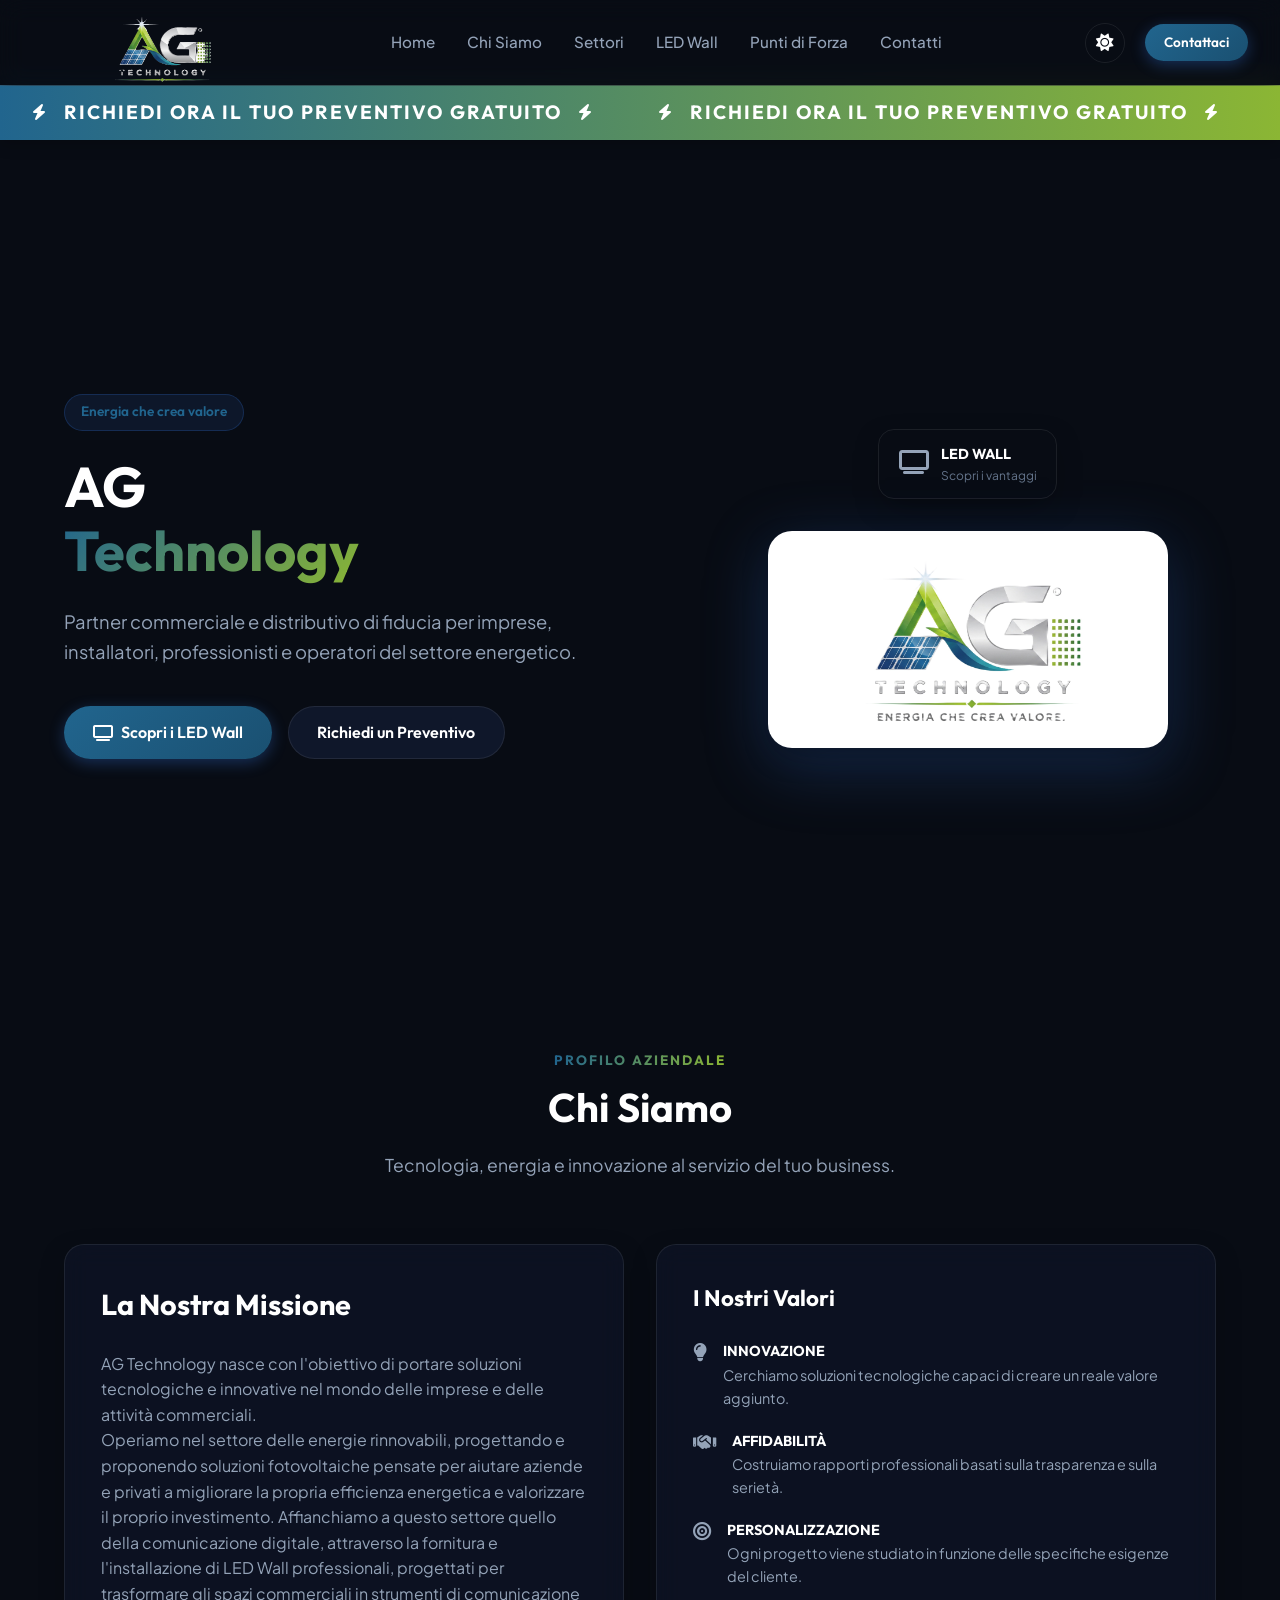
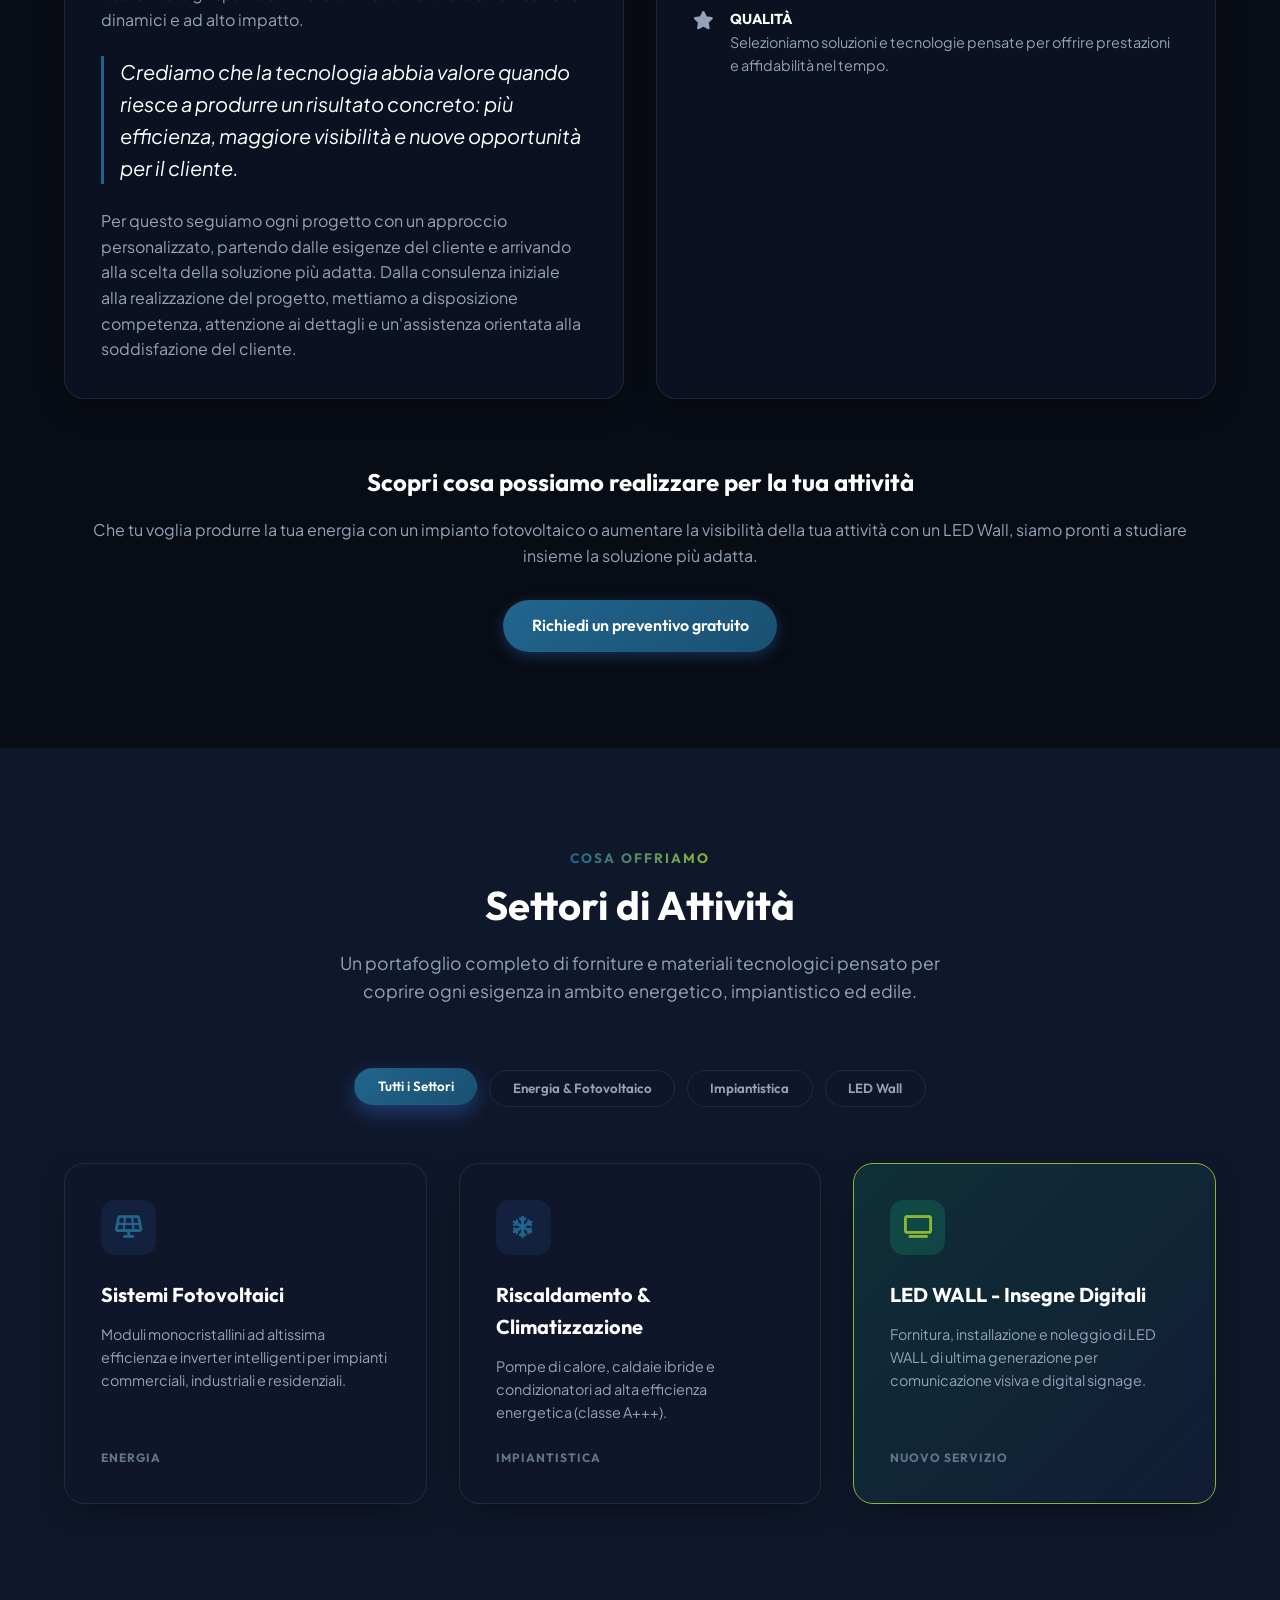
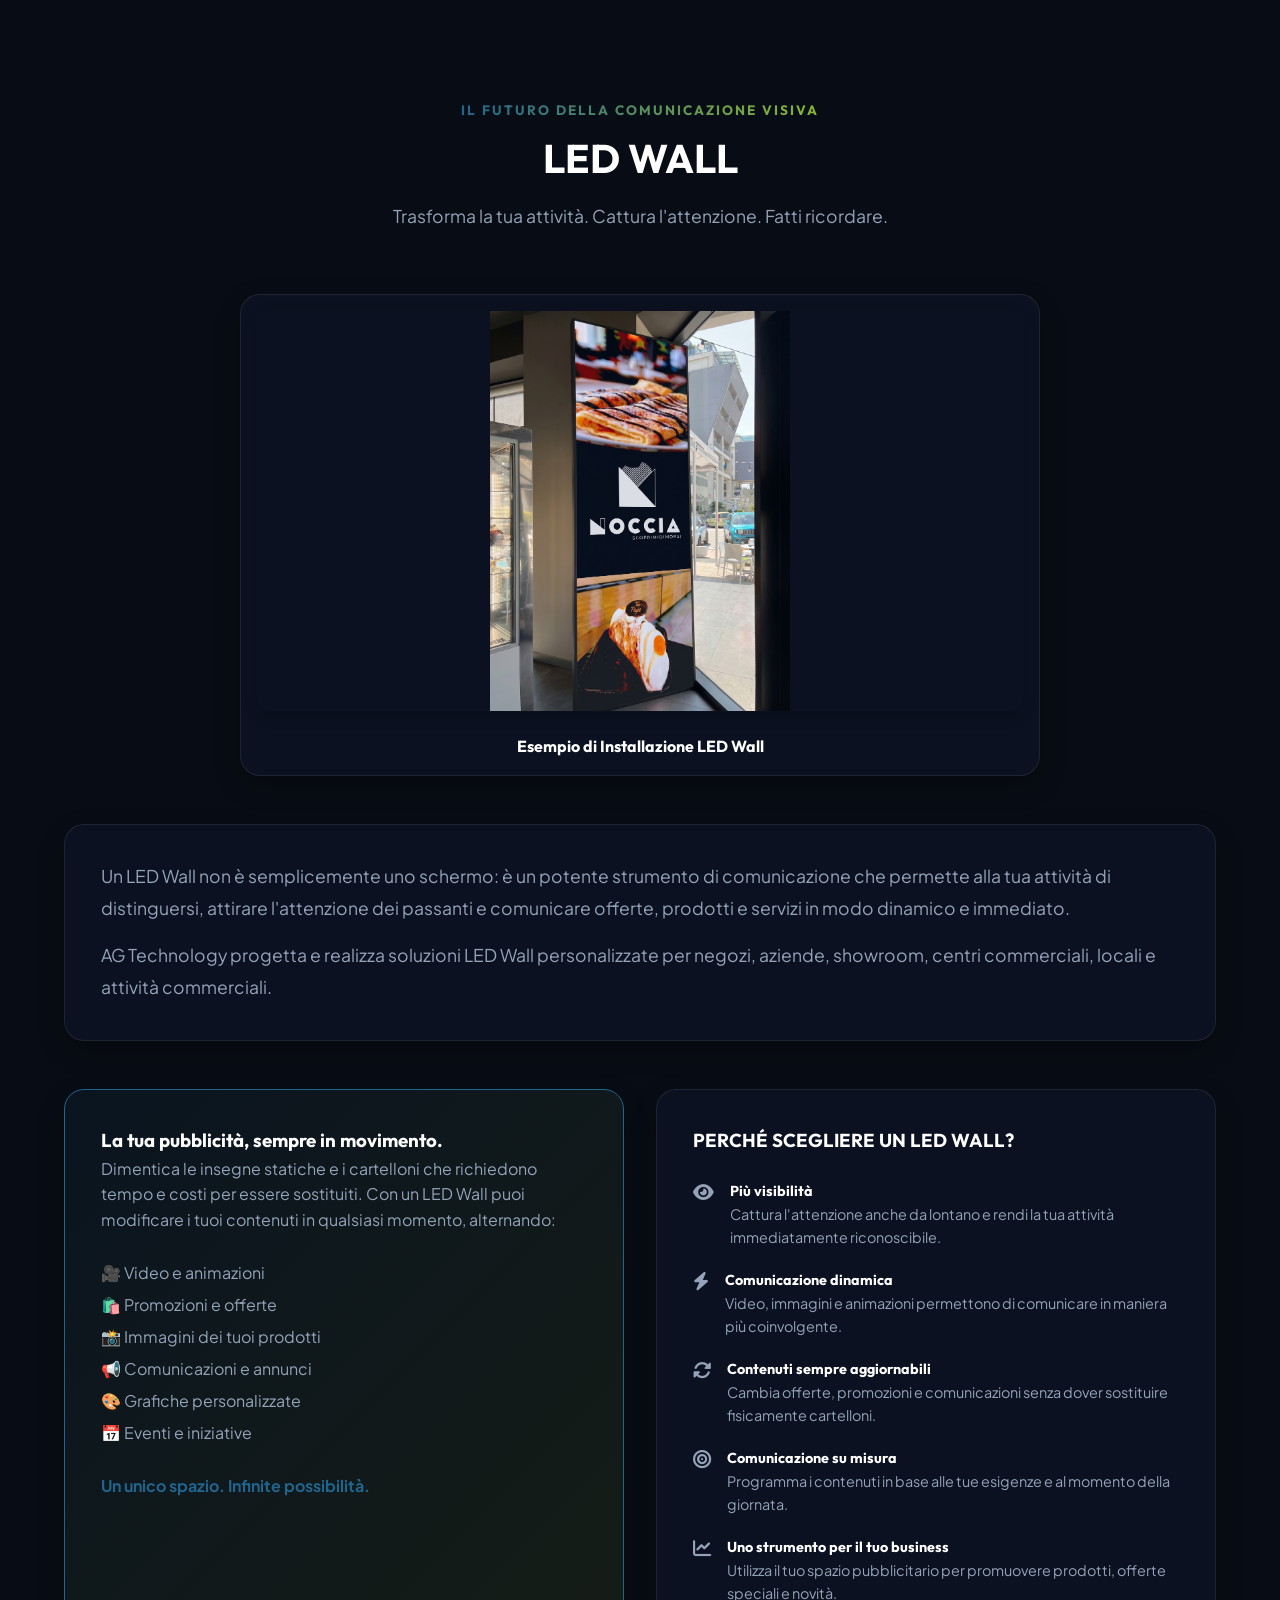
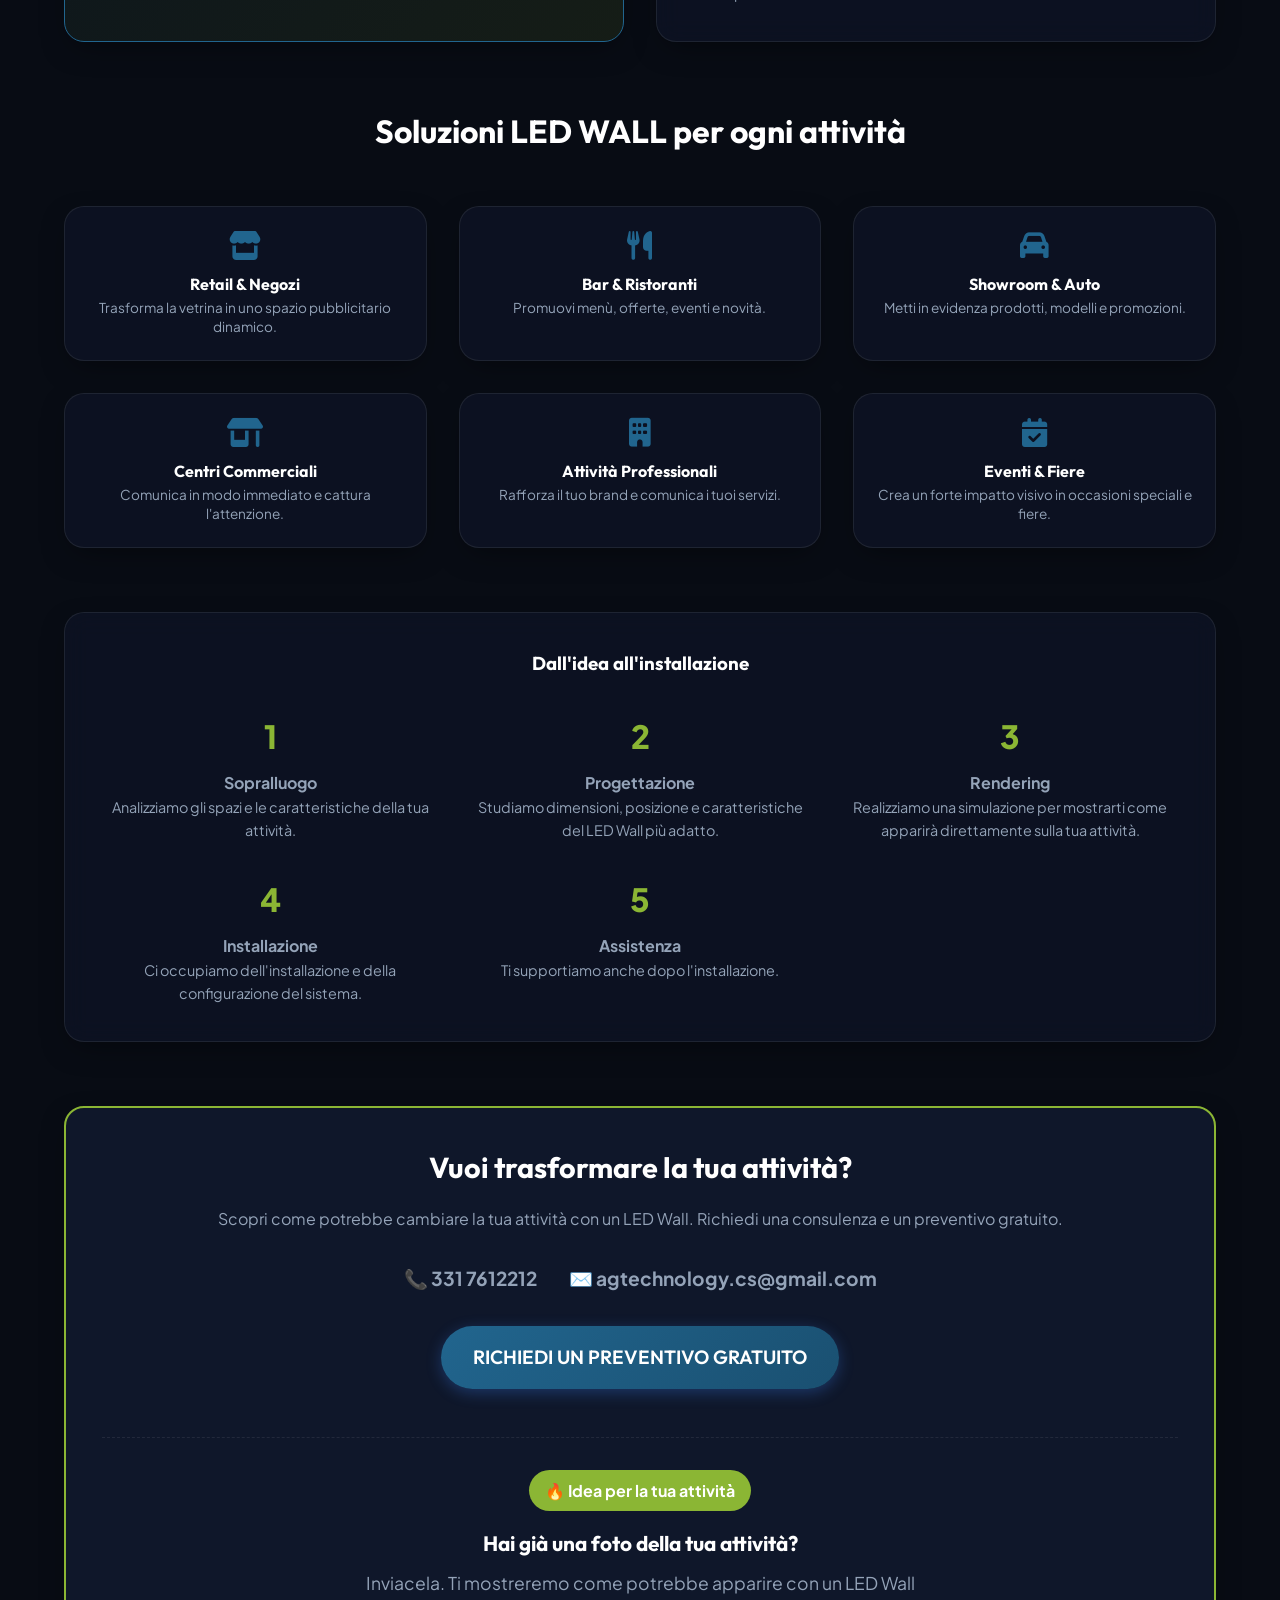
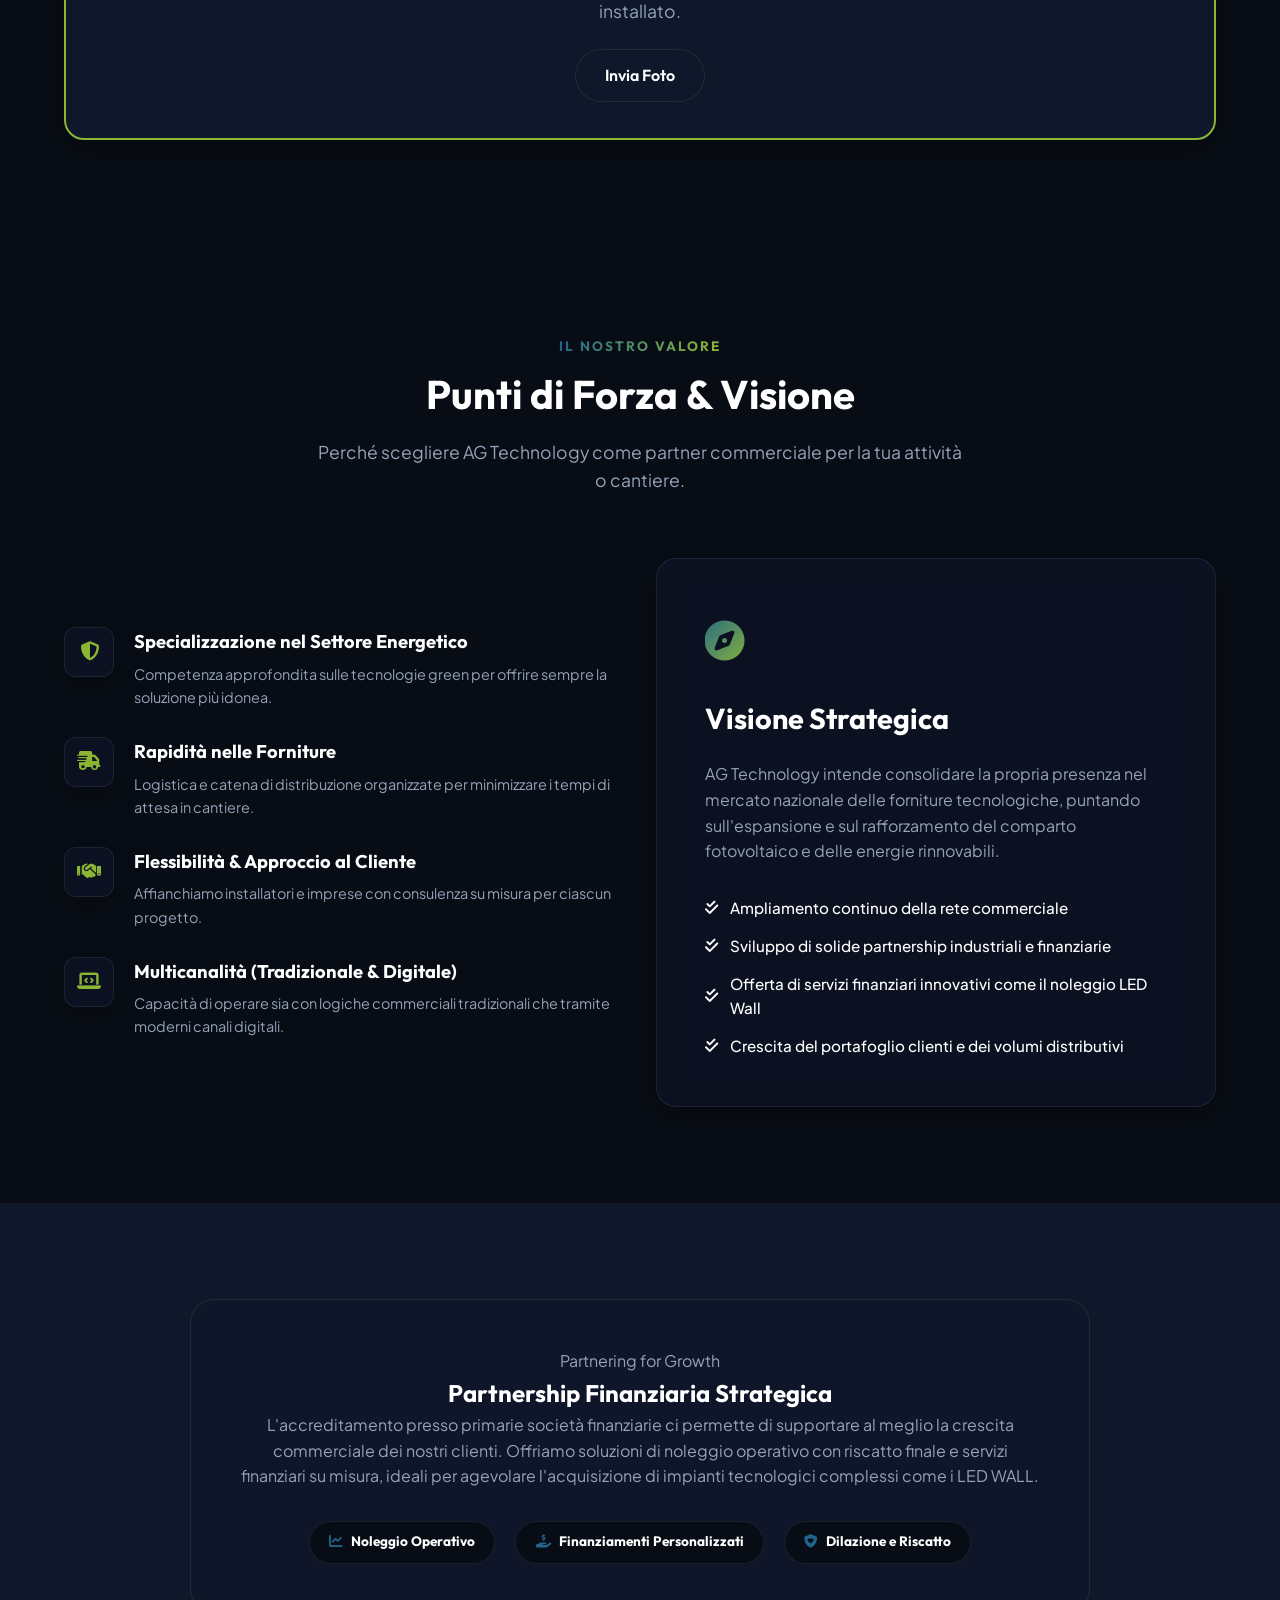
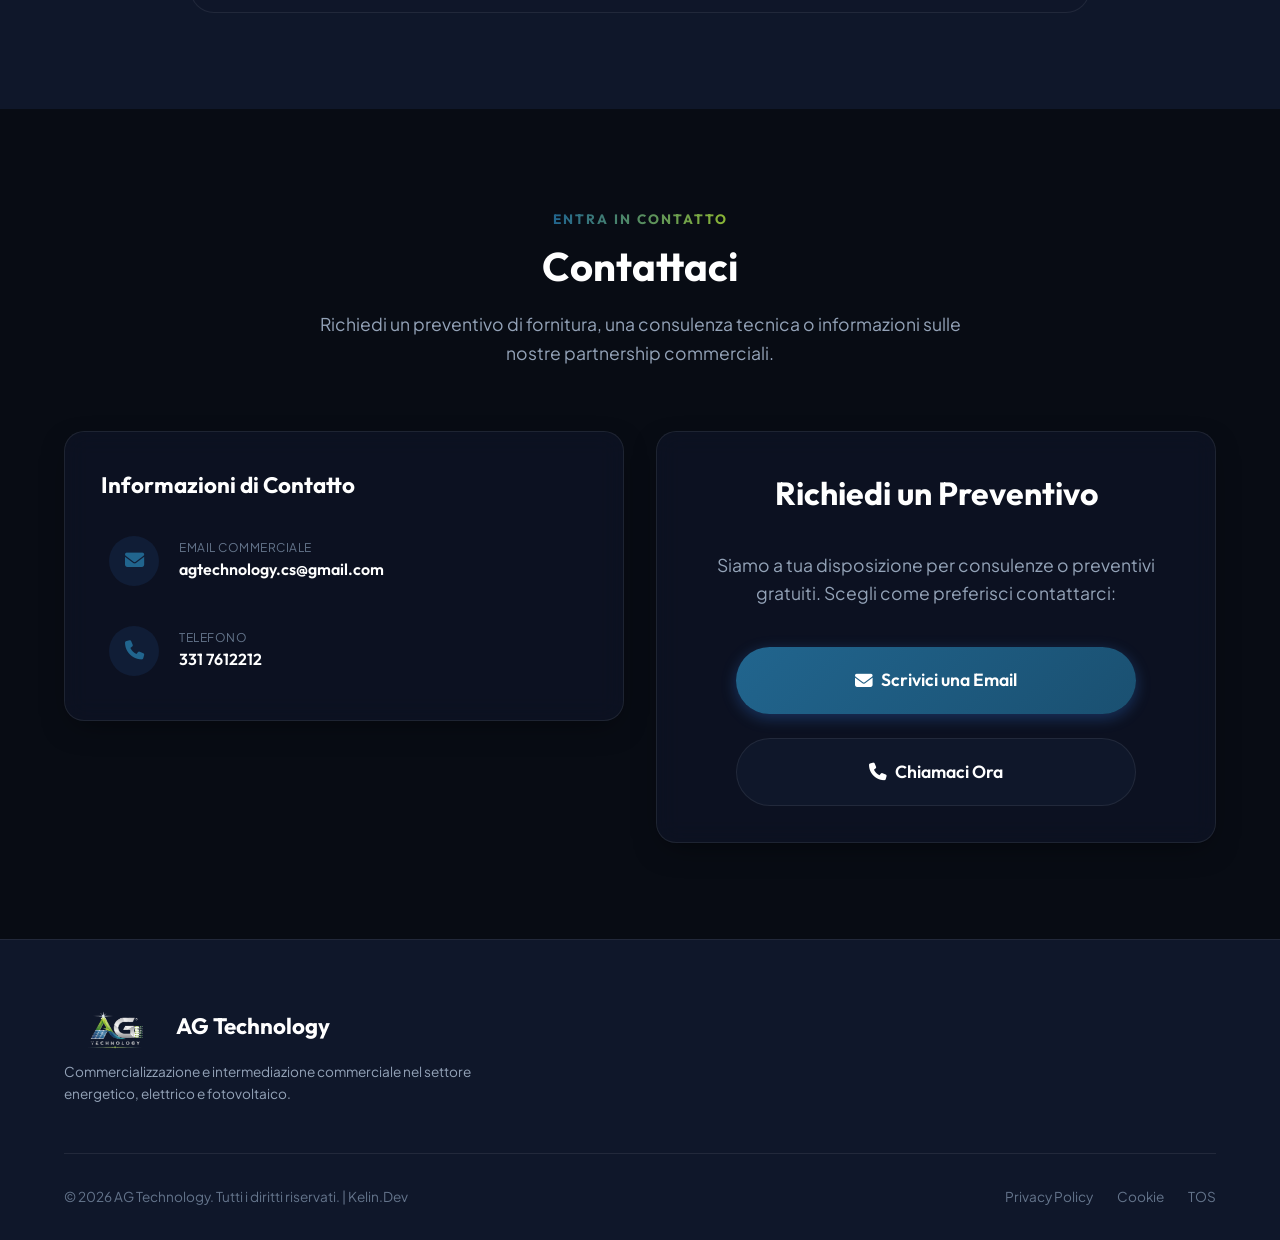
<file: index.html>
<!DOCTYPE html>
<html lang="it" data-theme="dark">
<head>
    <meta charset="UTF-8">
    <meta name="viewport" content="width=device-width, initial-scale=1.0">
    <title>AG Technology | Energia che crea valore</title>
    <meta name="description" content="AG Technology - Partner commerciale e distributivo per imprese, installatori e professionisti nel settore energetico, elettrico e fotovoltaico a Rende (CS).">
    
    <!-- Google Fonts -->
    <link rel="preconnect" href="https://fonts.googleapis.com">
    <link rel="preconnect" href="https://fonts.gstatic.com" crossorigin>
    <link href="https://fonts.googleapis.com/css2?family=Outfit:wght@300;400;500;600;700;800&family=Plus+Jakarta+Sans:wght@300;400;500;600;700;800&display=swap" rel="stylesheet">
    
    <!-- FontAwesome Icons -->
    <link rel="stylesheet" href="https://cdnjs.cloudflare.com/ajax/libs/font-awesome/6.4.0/css/all.min.css">
    
    <!-- Custom CSS -->
    <link rel="stylesheet" href="style.css">
    
    <!-- Favicon -->
    <link rel="icon" type="image/png" href="Logo AG .png">
</head>
<body>
    <!-- Navigation Header -->
    <header class="header">
        <div class="header-container">
            <a href="#" class="logo-area" id="logo-link">
                <img src="Logo AG .png" alt="AG Technology Logo" class="main-logo-img">
            </a>

            <nav class="nav-menu" id="nav-menu">
                <a href="#hero" class="nav-link active">Home</a>
                <a href="#chi-siamo" class="nav-link">Chi Siamo</a>
                <a href="#settori" class="nav-link">Settori</a>
                <a href="#led-wall" class="nav-link">LED Wall</a>
                <a href="#punti-forza" class="nav-link">Punti di Forza</a>
                <a href="#contatti" class="nav-link">Contatti</a>
            </nav>

            <div class="nav-actions">
                <button class="theme-toggle" id="theme-toggle" aria-label="Cambia tema">
                    <i class="fa-solid fa-moon"></i>
                </button>
                <a href="#contatti" class="btn btn-primary btn-sm btn-header">Contattaci</a>
                <button class="mobile-menu-toggle" id="menu-toggle" aria-label="Apri menu">
                    <span></span>
                    <span></span>
                    <span></span>
                </button>
            </div>
        </div>
    </header>

    <!-- Marquee Banner for Quotes -->
    <a href="#contatti" class="quote-banner-link" style="display: block; margin-top: 85px;">
        <div class="quote-banner">
            <div class="marquee-content">
                <span class="marquee-text"><i class="fa-solid fa-bolt"></i> Richiedi ora il tuo preventivo gratuito <i class="fa-solid fa-bolt"></i></span>
                <span class="marquee-text"><i class="fa-solid fa-bolt"></i> Richiedi ora il tuo preventivo gratuito <i class="fa-solid fa-bolt"></i></span>
                <span class="marquee-text"><i class="fa-solid fa-bolt"></i> Richiedi ora il tuo preventivo gratuito <i class="fa-solid fa-bolt"></i></span>
                <span class="marquee-text"><i class="fa-solid fa-bolt"></i> Richiedi ora il tuo preventivo gratuito <i class="fa-solid fa-bolt"></i></span>
                <span class="marquee-text"><i class="fa-solid fa-bolt"></i> Richiedi ora il tuo preventivo gratuito <i class="fa-solid fa-bolt"></i></span>
                <span class="marquee-text"><i class="fa-solid fa-bolt"></i> Richiedi ora il tuo preventivo gratuito <i class="fa-solid fa-bolt"></i></span>
                <span class="marquee-text"><i class="fa-solid fa-bolt"></i> Richiedi ora il tuo preventivo gratuito <i class="fa-solid fa-bolt"></i></span>
            </div>
        </div>
    </a>

    <main>
        <!-- Hero Section -->
        <section id="hero" class="hero-section">
            <div class="container hero-container">
                <div class="hero-content">
                    <div class="badge fade-in">Energia che crea valore</div>
                    <h1 class="hero-title fade-in delay-1">
                        AG <br>
                        <span class="text-gradient">Technology</span>
                    </h1>
                    <p class="hero-subtitle fade-in delay-2">
                        Partner commerciale e distributivo di fiducia per imprese, installatori, professionisti e operatori del settore energetico.
                    </p>
                    <div class="hero-actions fade-in delay-3">
                        <a href="#led-wall" class="btn btn-primary"><i class="fa-solid fa-tv"></i> Scopri i LED Wall</a>
                        <a href="#contatti" class="btn btn-secondary">Richiedi un Preventivo</a>
                    </div>
                </div>
                <div class="hero-visual fade-in-right">
                    <div class="visual-card" style="display: flex; flex-direction: column; align-items: center; justify-content: center; padding-top: 1.5rem;">
                        <a href="#led-wall" class="floating-badge badge-1 scroll-animate" style="position: relative; top: 0; right: 0; margin-bottom: 2rem; display: inline-flex; text-decoration: none; cursor: pointer; transition: transform 0.3s; z-index: 10;">
                            <div class="badge-icon"><i class="fa-solid fa-tv"></i></div>
                            <div class="badge-text">
                                <span class="badge-title">LED WALL</span>
                                <span class="badge-desc">Scopri i vantaggi</span>
                            </div>
                        </a>
                        <img src="Logo AG completo.jpg" alt="AG Technology Logo Completo" class="hero-logo-img">
                    </div>
                </div>
            </div>
        </section>

        <!-- Chi Siamo & Profilo Aziendale -->
        <section id="chi-siamo" class="section">
            <div class="container">
                <div class="section-header text-center">
                    <span class="section-subtitle">Profilo Aziendale</span>
                    <h2 class="section-title">Chi Siamo</h2>
                    <p class="section-description">
                        Tecnologia, energia e innovazione al servizio del tuo business.
                    </p>
                </div>

                <div class="grid grid-2 chi-siamo-grid">
                    <!-- Left: Text and Identity -->
                    <div class="card glass-card chi-siamo-main scroll-animate">
                        <h3>La Nostra Missione</h3>
                        <p>
                            AG Technology nasce con l'obiettivo di portare soluzioni tecnologiche e innovative nel mondo delle imprese e delle attività commerciali.
                        </p>
                        <p>
                            Operiamo nel settore delle energie rinnovabili, progettando e proponendo soluzioni fotovoltaiche pensate per aiutare aziende e privati a migliorare la propria efficienza energetica e valorizzare il proprio investimento. Affianchiamo a questo settore quello della comunicazione digitale, attraverso la fornitura e l'installazione di LED Wall professionali, progettati per trasformare gli spazi commerciali in strumenti di comunicazione dinamici e ad alto impatto.
                        </p>
                        <p class="mission-text" style="margin-top: 1.5rem;">
                            Crediamo che la tecnologia abbia valore quando riesce a produrre un risultato concreto: più efficienza, maggiore visibilità e nuove opportunità per il cliente.
                        </p>
                        <p>
                            Per questo seguiamo ogni progetto con un approccio personalizzato, partendo dalle esigenze del cliente e arrivando alla scelta della soluzione più adatta. Dalla consulenza iniziale alla realizzazione del progetto, mettiamo a disposizione competenza, attenzione ai dettagli e un'assistenza orientata alla soddisfazione del cliente.
                        </p>
                    </div>

                    <!-- Right: Valori -->
                    <div class="chi-siamo-details">
                        <div class="card glass-card legal-card scroll-animate" style="height: 100%;">
                            <h3>I Nostri Valori</h3>
                            <ul class="legal-list">
                                <li>
                                    <i class="fa-solid fa-lightbulb text-primary"></i>
                                    <div>
                                        <strong>INNOVAZIONE</strong>
                                        <span>Cerchiamo soluzioni tecnologiche capaci di creare un reale valore aggiunto.</span>
                                    </div>
                                </li>
                                <li>
                                    <i class="fa-solid fa-handshake text-primary"></i>
                                    <div>
                                        <strong>AFFIDABILITÀ</strong>
                                        <span>Costruiamo rapporti professionali basati sulla trasparenza e sulla serietà.</span>
                                    </div>
                                </li>
                                <li>
                                    <i class="fa-solid fa-bullseye text-primary"></i>
                                    <div>
                                        <strong>PERSONALIZZAZIONE</strong>
                                        <span>Ogni progetto viene studiato in funzione delle specifiche esigenze del cliente.</span>
                                    </div>
                                </li>
                                <li>
                                    <i class="fa-solid fa-star text-primary"></i>
                                    <div>
                                        <strong>QUALITÀ</strong>
                                        <span>Selezioniamo soluzioni e tecnologie pensate per offrire prestazioni e affidabilità nel tempo.</span>
                                    </div>
                                </li>
                            </ul>
                        </div>
                    </div>
                </div>

                <div class="text-center" style="margin-top: 4rem;">
                    <h3 style="font-size: 1.5rem; margin-bottom: 1rem;">Scopri cosa possiamo realizzare per la tua attività</h3>
                    <p style="margin-bottom: 2rem;">Che tu voglia produrre la tua energia con un impianto fotovoltaico o aumentare la visibilità della tua attività con un LED Wall, siamo pronti a studiare insieme la soluzione più adatta.</p>
                    <a href="#contatti" class="btn btn-primary">Richiedi un preventivo gratuito</a>
                </div>
            </div>
        </section>

        <!-- Settori di Attività (Interactive Filterable Grid) -->
        <section id="settori" class="section bg-light-alt">
            <div class="container">
                <div class="section-header text-center">
                    <span class="section-subtitle">Cosa Offriamo</span>
                    <h2 class="section-title">Settori di Attività</h2>
                    <p class="section-description">
                        Un portafoglio completo di forniture e materiali tecnologici pensato per coprire ogni esigenza in ambito energetico, impiantistico ed edile.
                    </p>
                </div>

                <!-- Sector Filters -->
                <div class="filter-container">
                    <button class="filter-btn active" data-filter="all">Tutti i Settori</button>
                    <button class="filter-btn" data-filter="energia">Energia & Fotovoltaico</button>
                    <button class="filter-btn" data-filter="impiantistica">Impiantistica</button>
                    <button class="filter-btn" data-filter="ledwall">LED Wall</button>
                </div>

                <!-- Sector Cards Grid -->
                <div class="grid grid-3">
                    <!-- Card 1: Moduli Fotovoltaici -->
                    <div class="card sector-card scroll-animate" data-category="energia">
                        <div class="sector-icon">
                            <i class="fa-solid fa-solar-panel"></i>
                        </div>
                        <h3>Sistemi Fotovoltaici</h3>
                        <p>Moduli monocristallini ad altissima efficienza e inverter intelligenti per impianti commerciali, industriali e residenziali.</p>
                        <span class="category-tag">Energia</span>
                    </div>

                    <!-- Card 2: Riscaldamento & Condizionamento -->
                    <div class="card sector-card scroll-animate" data-category="impiantistica">
                        <div class="sector-icon">
                            <i class="fa-solid fa-snowflake"></i>
                        </div>
                        <h3>Riscaldamento & Climatizzazione</h3>
                        <p>Pompe di calore, caldaie ibride e condizionatori ad alta efficienza energetica (classe A+++).</p>
                        <span class="category-tag">Impiantistica</span>
                    </div>

                    <!-- Card 3: Special LED WALL -->
                    <div class="card sector-card special-card scroll-animate" data-category="ledwall">
                        <div class="sector-icon">
                            <i class="fa-solid fa-tv"></i>
                        </div>
                        <h3>LED WALL - Insegne Digitali</h3>
                        <p>Fornitura, installazione e noleggio di LED WALL di ultima generazione per comunicazione visiva e digital signage.</p>
                        <span class="category-tag">Nuovo Servizio</span>
                    </div>
                </div>
            </div>
        </section>

        <!-- LED WALL Section -->
        <section id="led-wall" class="section">
            <div class="container">
                <div class="section-header text-center">
                    <span class="section-subtitle">Il futuro della comunicazione visiva</span>
                    <h2 class="section-title">LED WALL</h2>
                    <p class="section-description">Trasforma la tua attività. Cattura l'attenzione. Fatti ricordare.</p>
                </div>

                <div class="card glass-card scroll-animate text-center" style="padding: 1rem; margin: 0 auto 3rem auto; max-width: 800px;">
                    <img src="LedWall.jpg" alt="Installazione LED Wall" style="width: 100%; max-height: 400px; object-fit: contain; border-radius: 12px; margin-bottom: 1rem; box-shadow: 0 4px 15px rgba(0,0,0,0.2);">
                    <h4>Esempio di Installazione LED Wall</h4>
                </div>
                
                <div class="card glass-card scroll-animate" style="margin-bottom: 3rem;">
                    <p style="font-size: 1.1rem; line-height: 1.8;">Un LED Wall non è semplicemente uno schermo: è un potente strumento di comunicazione che permette alla tua attività di distinguersi, attirare l'attenzione dei passanti e comunicare offerte, prodotti e servizi in modo dinamico e immediato.</p>
                    <p style="font-size: 1.1rem; line-height: 1.8; margin-top: 1rem;">AG Technology progetta e realizza soluzioni LED Wall personalizzate per negozi, aziende, showroom, centri commerciali, locali e attività commerciali.</p>
                </div>

                <div class="grid grid-2" style="margin-bottom: 4rem;">
                    <div class="card scroll-animate" style="background: linear-gradient(135deg, rgba(33, 101, 142, 0.1) 0%, rgba(139, 182, 52, 0.1) 100%); border: 1px solid var(--primary-color);">
                        <h3>La tua pubblicità, sempre in movimento.</h3>
                        <p>Dimentica le insegne statiche e i cartelloni che richiedono tempo e costi per essere sostituiti. Con un LED Wall puoi modificare i tuoi contenuti in qualsiasi momento, alternando:</p>
                        <ul style="list-style: none; padding-left: 0; margin-top: 1.5rem; line-height: 2;">
                            <li>🎥 Video e animazioni</li>
                            <li>🛍️ Promozioni e offerte</li>
                            <li>📸 Immagini dei tuoi prodotti</li>
                            <li>📢 Comunicazioni e annunci</li>
                            <li>🎨 Grafiche personalizzate</li>
                            <li>📅 Eventi e iniziative</li>
                        </ul>
                        <p style="font-weight: bold; margin-top: 1.5rem; color: var(--primary-color);">Un unico spazio. Infinite possibilità.</p>
                    </div>
                    
                    <div class="card glass-card scroll-animate">
                        <h3>PERCHÉ SCEGLIERE UN LED WALL?</h3>
                        <ul class="legal-list" style="margin-top: 1.5rem;">
                            <li>
                                <i class="fa-solid fa-eye text-primary"></i>
                                <div>
                                    <strong>Più visibilità</strong>
                                    <span>Cattura l'attenzione anche da lontano e rendi la tua attività immediatamente riconoscibile.</span>
                                </div>
                            </li>
                            <li>
                                <i class="fa-solid fa-bolt text-primary"></i>
                                <div>
                                    <strong>Comunicazione dinamica</strong>
                                    <span>Video, immagini e animazioni permettono di comunicare in maniera più coinvolgente.</span>
                                </div>
                            </li>
                            <li>
                                <i class="fa-solid fa-rotate text-primary"></i>
                                <div>
                                    <strong>Contenuti sempre aggiornabili</strong>
                                    <span>Cambia offerte, promozioni e comunicazioni senza dover sostituire fisicamente cartelloni.</span>
                                </div>
                            </li>
                            <li>
                                <i class="fa-solid fa-bullseye text-primary"></i>
                                <div>
                                    <strong>Comunicazione su misura</strong>
                                    <span>Programma i contenuti in base alle tue esigenze e al momento della giornata.</span>
                                </div>
                            </li>
                            <li>
                                <i class="fa-solid fa-chart-line text-primary"></i>
                                <div>
                                    <strong>Uno strumento per il tuo business</strong>
                                    <span>Utilizza il tuo spazio pubblicitario per promuovere prodotti, offerte speciali e novità.</span>
                                </div>
                            </li>
                        </ul>
                    </div>
                </div>

                <div class="section-header text-center" style="margin-bottom: 3rem;">
                    <h3 style="font-size: 2rem;">Soluzioni LED WALL per ogni attività</h3>
                </div>
                
                <div class="grid grid-3 grid-mobile-2" style="margin-bottom: 4rem;">
                    <div class="card scroll-animate text-center" style="padding: 1.5rem 1rem;">
                        <i class="fa-solid fa-store" style="font-size: 1.8rem; color: var(--primary-color); margin-bottom: 0.8rem;"></i>
                        <h4 style="font-size: 1rem;">Retail & Negozi</h4>
                        <p style="font-size: 0.85rem; line-height: 1.4;">Trasforma la vetrina in uno spazio pubblicitario dinamico.</p>
                    </div>
                    <div class="card scroll-animate text-center" style="padding: 1.5rem 1rem;">
                        <i class="fa-solid fa-utensils" style="font-size: 1.8rem; color: var(--primary-color); margin-bottom: 0.8rem;"></i>
                        <h4 style="font-size: 1rem;">Bar & Ristoranti</h4>
                        <p style="font-size: 0.85rem; line-height: 1.4;">Promuovi menù, offerte, eventi e novità.</p>
                    </div>
                    <div class="card scroll-animate text-center" style="padding: 1.5rem 1rem;">
                        <i class="fa-solid fa-car" style="font-size: 1.8rem; color: var(--primary-color); margin-bottom: 0.8rem;"></i>
                        <h4 style="font-size: 1rem;">Showroom & Auto</h4>
                        <p style="font-size: 0.85rem; line-height: 1.4;">Metti in evidenza prodotti, modelli e promozioni.</p>
                    </div>
                    <div class="card scroll-animate text-center" style="padding: 1.5rem 1rem;">
                        <i class="fa-solid fa-shop" style="font-size: 1.8rem; color: var(--primary-color); margin-bottom: 0.8rem;"></i>
                        <h4 style="font-size: 1rem;">Centri Commerciali</h4>
                        <p style="font-size: 0.85rem; line-height: 1.4;">Comunica in modo immediato e cattura l'attenzione.</p>
                    </div>
                    <div class="card scroll-animate text-center" style="padding: 1.5rem 1rem;">
                        <i class="fa-solid fa-building" style="font-size: 1.8rem; color: var(--primary-color); margin-bottom: 0.8rem;"></i>
                        <h4 style="font-size: 1rem;">Attività Professionali</h4>
                        <p style="font-size: 0.85rem; line-height: 1.4;">Rafforza il tuo brand e comunica i tuoi servizi.</p>
                    </div>
                    <div class="card scroll-animate text-center" style="padding: 1.5rem 1rem;">
                        <i class="fa-solid fa-calendar-check" style="font-size: 1.8rem; color: var(--primary-color); margin-bottom: 0.8rem;"></i>
                        <h4 style="font-size: 1rem;">Eventi & Fiere</h4>
                        <p style="font-size: 0.85rem; line-height: 1.4;">Crea un forte impatto visivo in occasioni speciali e fiere.</p>
                    </div>
                </div>

                <div class="card glass-card scroll-animate" style="margin-bottom: 4rem;">
                    <h3 class="text-center" style="margin-bottom: 2rem;">Dall'idea all'installazione</h3>
                    <div class="grid grid-3 text-center">
                        <div>
                            <div style="font-size: 2rem; font-weight: 800; color: var(--secondary-color); margin-bottom: 0.5rem;">1</div>
                            <strong>Sopralluogo</strong>
                            <p style="font-size: 0.9rem;">Analizziamo gli spazi e le caratteristiche della tua attività.</p>
                        </div>
                        <div>
                            <div style="font-size: 2rem; font-weight: 800; color: var(--secondary-color); margin-bottom: 0.5rem;">2</div>
                            <strong>Progettazione</strong>
                            <p style="font-size: 0.9rem;">Studiamo dimensioni, posizione e caratteristiche del LED Wall più adatto.</p>
                        </div>
                        <div>
                            <div style="font-size: 2rem; font-weight: 800; color: var(--secondary-color); margin-bottom: 0.5rem;">3</div>
                            <strong>Rendering</strong>
                            <p style="font-size: 0.9rem;">Realizziamo una simulazione per mostrarti come apparirà direttamente sulla tua attività.</p>
                        </div>
                        <div>
                            <div style="font-size: 2rem; font-weight: 800; color: var(--secondary-color); margin-bottom: 0.5rem;">4</div>
                            <strong>Installazione</strong>
                            <p style="font-size: 0.9rem;">Ci occupiamo dell'installazione e della configurazione del sistema.</p>
                        </div>
                        <div>
                            <div style="font-size: 2rem; font-weight: 800; color: var(--secondary-color); margin-bottom: 0.5rem;">5</div>
                            <strong>Assistenza</strong>
                            <p style="font-size: 0.9rem;">Ti supportiamo anche dopo l'installazione.</p>
                        </div>
                    </div>
                </div>

                <div class="text-center card scroll-animate" style="background: var(--bg-secondary); border: 2px solid var(--secondary-color);">
                    <h3 style="font-size: 1.8rem; margin-bottom: 1rem;">Vuoi trasformare la tua attività?</h3>
                    <p style="margin-bottom: 2rem;">Scopri come potrebbe cambiare la tua attività con un LED Wall. Richiedi una consulenza e un preventivo gratuito.</p>
                    <div style="display: flex; flex-wrap: wrap; justify-content: center; gap: 1rem 2rem; margin-bottom: 2rem; font-size: 1.2rem; font-weight: bold;">
                        <span style="white-space: nowrap;">📞 331 7612212</span>
                        <span style="word-break: break-all;">✉️ agtechnology.cs@gmail.com</span>
                    </div>
                    <a href="#contatti" class="btn btn-primary" style="font-size: 1.2rem; padding: 1rem 2rem;">RICHIEDI UN PREVENTIVO GRATUITO</a>
                    
                    <div style="margin-top: 3rem; padding-top: 2rem; border-top: 1px dashed var(--border-color);">
                        <span style="display: inline-block; background: var(--secondary-color); color: white; padding: 0.5rem 1rem; border-radius: 50px; font-weight: bold; margin-bottom: 1rem;">🔥 Idea per la tua attività</span>
                        <h4 style="font-size: 1.3rem;">Hai già una foto della tua attività?</h4>
                        <p style="font-size: 1.1rem; max-width: 600px; margin: 0.5rem auto;">Inviacela. Ti mostreremo come potrebbe apparire con un LED Wall installato.</p>
                        <a href="mailto:agtechnology.cs@gmail.com?subject=Foto attività per LED Wall" class="btn btn-secondary" style="margin-top: 1rem;">Invia Foto</a>
                    </div>
                </div>
            </div>
        </section>

        <!-- Punti di Forza & Visione Strategica -->
        <section id="punti-forza" class="section">
            <div class="container">
                <div class="section-header text-center">
                    <span class="section-subtitle">Il Nostro Valore</span>
                    <h2 class="section-title">Punti di Forza & Visione</h2>
                    <p class="section-description">
                        Perché scegliere AG Technology come partner commerciale per la tua attività o cantiere.
                    </p>
                </div>

                <div class="grid grid-2 vision-grid">
                    <!-- Left: Strengths List -->
                    <div class="strengths-box">
                        <div class="strength-item scroll-animate">
                            <div class="strength-icon"><i class="fa-solid fa-shield-halved"></i></div>
                            <div class="strength-content">
                                <h4>Specializzazione nel Settore Energetico</h4>
                                <p>Competenza approfondita sulle tecnologie green per offrire sempre la soluzione più idonea.</p>
                            </div>
                        </div>

                        <div class="strength-item scroll-animate">
                            <div class="strength-icon"><i class="fa-solid fa-truck-fast"></i></div>
                            <div class="strength-content">
                                <h4>Rapidità nelle Forniture</h4>
                                <p>Logistica e catena di distribuzione organizzate per minimizzare i tempi di attesa in cantiere.</p>
                            </div>
                        </div>

                        <div class="strength-item scroll-animate">
                            <div class="strength-icon"><i class="fa-solid fa-handshake"></i></div>
                            <div class="strength-content">
                                <h4>Flessibilità & Approccio al Cliente</h4>
                                <p>Affianchiamo installatori e imprese con consulenza su misura per ciascun progetto.</p>
                            </div>
                        </div>

                        <div class="strength-item scroll-animate">
                            <div class="strength-icon"><i class="fa-solid fa-laptop-code"></i></div>
                            <div class="strength-content">
                                <h4>Multicanalità (Tradizionale & Digitale)</h4>
                                <p>Capacità di operare sia con logiche commerciali tradizionali che tramite moderni canali digitali.</p>
                            </div>
                        </div>
                    </div>

                    <!-- Right: Strategic Vision -->
                    <div class="card glass-card vision-card-right scroll-animate">
                        <div class="vision-icon-top">
                            <i class="fa-solid fa-compass"></i>
                        </div>
                        <h3>Visione Strategica</h3>
                        <p>
                            AG Technology intende consolidare la propria presenza nel mercato nazionale delle forniture tecnologiche, puntando sull'espansione e sul rafforzamento del comparto fotovoltaico e delle energie rinnovabili.
                        </p>
                        
                        <!-- Mini Checklist of Objectives -->
                        <ul class="vision-objectives">
                            <li><i class="fa-solid fa-check-double text-secondary"></i> Ampliamento continuo della rete commerciale</li>
                            <li><i class="fa-solid fa-check-double text-secondary"></i> Sviluppo di solide partnership industriali e finanziarie</li>
                            <li><i class="fa-solid fa-check-double text-secondary"></i> Offerta di servizi finanziari innovativi come il noleggio LED Wall</li>
                            <li><i class="fa-solid fa-check-double text-secondary"></i> Crescita del portafoglio clienti e dei volumi distributivi</li>
                        </ul>
                    </div>
                </div>
            </div>
        </section>

        <!-- Partnership Finanziaria Info Section -->
        <section class="section bg-light-alt text-center py-5">
            <div class="container">
                <div class="partnership-container scroll-animate">
                    <span class="badge">Partnering for Growth</span>
                    <h2 class="mt-2">Partnership Finanziaria Strategica</h2>
                    <p class="max-w-2xl mx-auto my-3 text-muted">
                        L'accreditamento presso primarie società finanziarie ci permette di supportare al meglio la crescita commerciale dei nostri clienti. Offriamo soluzioni di noleggio operativo con riscatto finale e servizi finanziari su misura, ideali per agevolare l'acquisizione di impianti tecnologici complessi come i LED WALL.
                    </p>
                    <div class="partnership-badges">
                        <span class="p-badge"><i class="fa-solid fa-chart-line"></i> Noleggio Operativo</span>
                        <span class="p-badge"><i class="fa-solid fa-hand-holding-dollar"></i> Finanziamenti Personalizzati</span>
                        <span class="p-badge"><i class="fa-solid fa-shield-heart"></i> Dilazione e Riscatto</span>
                    </div>
                </div>
            </div>
        </section>

        <!-- Contatti Section (With Form & Mapped info) -->
        <section id="contatti" class="section">
            <div class="container">
                <div class="section-header text-center">
                    <span class="section-subtitle">Entra in Contatto</span>
                    <h2 class="section-title">Contattaci</h2>
                    <p class="section-description">
                        Richiedi un preventivo di fornitura, una consulenza tecnica o informazioni sulle nostre partnership commerciali.
                    </p>
                </div>

                <div class="grid grid-2 contatti-grid">
                    <!-- Left: Contact Details and Info -->
                    <div class="contact-info-panel scroll-animate">
                        <div class="card glass-card contact-detail-card">
                            <h3>Informazioni di Contatto</h3>
                            
                            <div class="contact-list">
                                <a href="mailto:agtechnology.cs@gmail.com" onclick="handleContactClick(event, 'agtechnology.cs@gmail.com', this)" class="contact-item">
                                    <div class="contact-item-icon">
                                        <i class="fa-solid fa-envelope"></i>
                                    </div>
                                    <div class="contact-item-text">
                                        <span class="label">Email Commerciale</span>
                                        <span class="value">agtechnology.cs@gmail.com</span>
                                    </div>
                                </a>

                                <a href="tel:+393317612212" onclick="handleContactClick(event, '3317612212', this)" class="contact-item">
                                    <div class="contact-item-icon">
                                        <i class="fa-solid fa-phone"></i>
                                    </div>
                                    <div class="contact-item-text">
                                        <span class="label">Telefono</span>
                                        <span class="value">331 7612212</span>
                                    </div>
                                </a>
                            </div>
                        </div>
                    </div>

                    <!-- Right: Modern Form (Replaced with direct actions) -->
                    <div class="card glass-card contact-form-card scroll-animate" style="display: flex; flex-direction: column; justify-content: center; align-items: center; text-align: center;">
                        <h3 style="margin-bottom: 2rem; font-size: 2rem;">Richiedi un Preventivo</h3>
                        <p style="margin-bottom: 2.5rem; font-size: 1.1rem; color: var(--text-body);">Siamo a tua disposizione per consulenze o preventivi gratuiti. Scegli come preferisci contattarci:</p>
                        <div style="display: flex; flex-direction: column; gap: 1.5rem; width: 100%; max-width: 400px;">
                            <a href="mailto:agtechnology.cs@gmail.com" onclick="handleContactClick(event, 'agtechnology.cs@gmail.com', this)" class="btn btn-primary" style="padding: 1.2rem; font-size: 1.1rem;">
                                <i class="fa-solid fa-envelope"></i> Scrivici una Email
                            </a>
                            <a href="tel:+393317612212" onclick="handleContactClick(event, '3317612212', this)" class="btn btn-secondary" style="padding: 1.2rem; font-size: 1.1rem;">
                                <i class="fa-solid fa-phone"></i> Chiamaci Ora
                            </a>
                        </div>
                    </div>
                </div>
            </div>
        </section>
    </main>

    <!-- Footer -->
    <footer class="footer-bottom">
        <div class="container footer-container">
            <div class="footer-brand">
                <div class="footer-logo-row">
                    <img src="Logo AG .png" alt="AG Technology Logo" class="footer-logo-img">
                    <span class="logo-text">AG Technology</span>
                </div>
                <p>Commercializzazione e intermediazione commerciale nel settore energetico, elettrico e fotovoltaico.</p>
            </div>
            <div class="footer-copyright">
                <p>&copy; 2026 AG Technology. Tutti i diritti riservati. | Kelin.Dev</p>
                <div class="footer-links">
                    <a href="privacy.html">Privacy Policy</a>
                    <a href="cookie.html">Cookie</a>
                    <a href="tos.html">TOS</a>
                </div>
            </div>
        </div>
    </footer>

    <!-- Custom JavaScript -->
    <script src="app.js"></script>
</body>
</html>
</file>
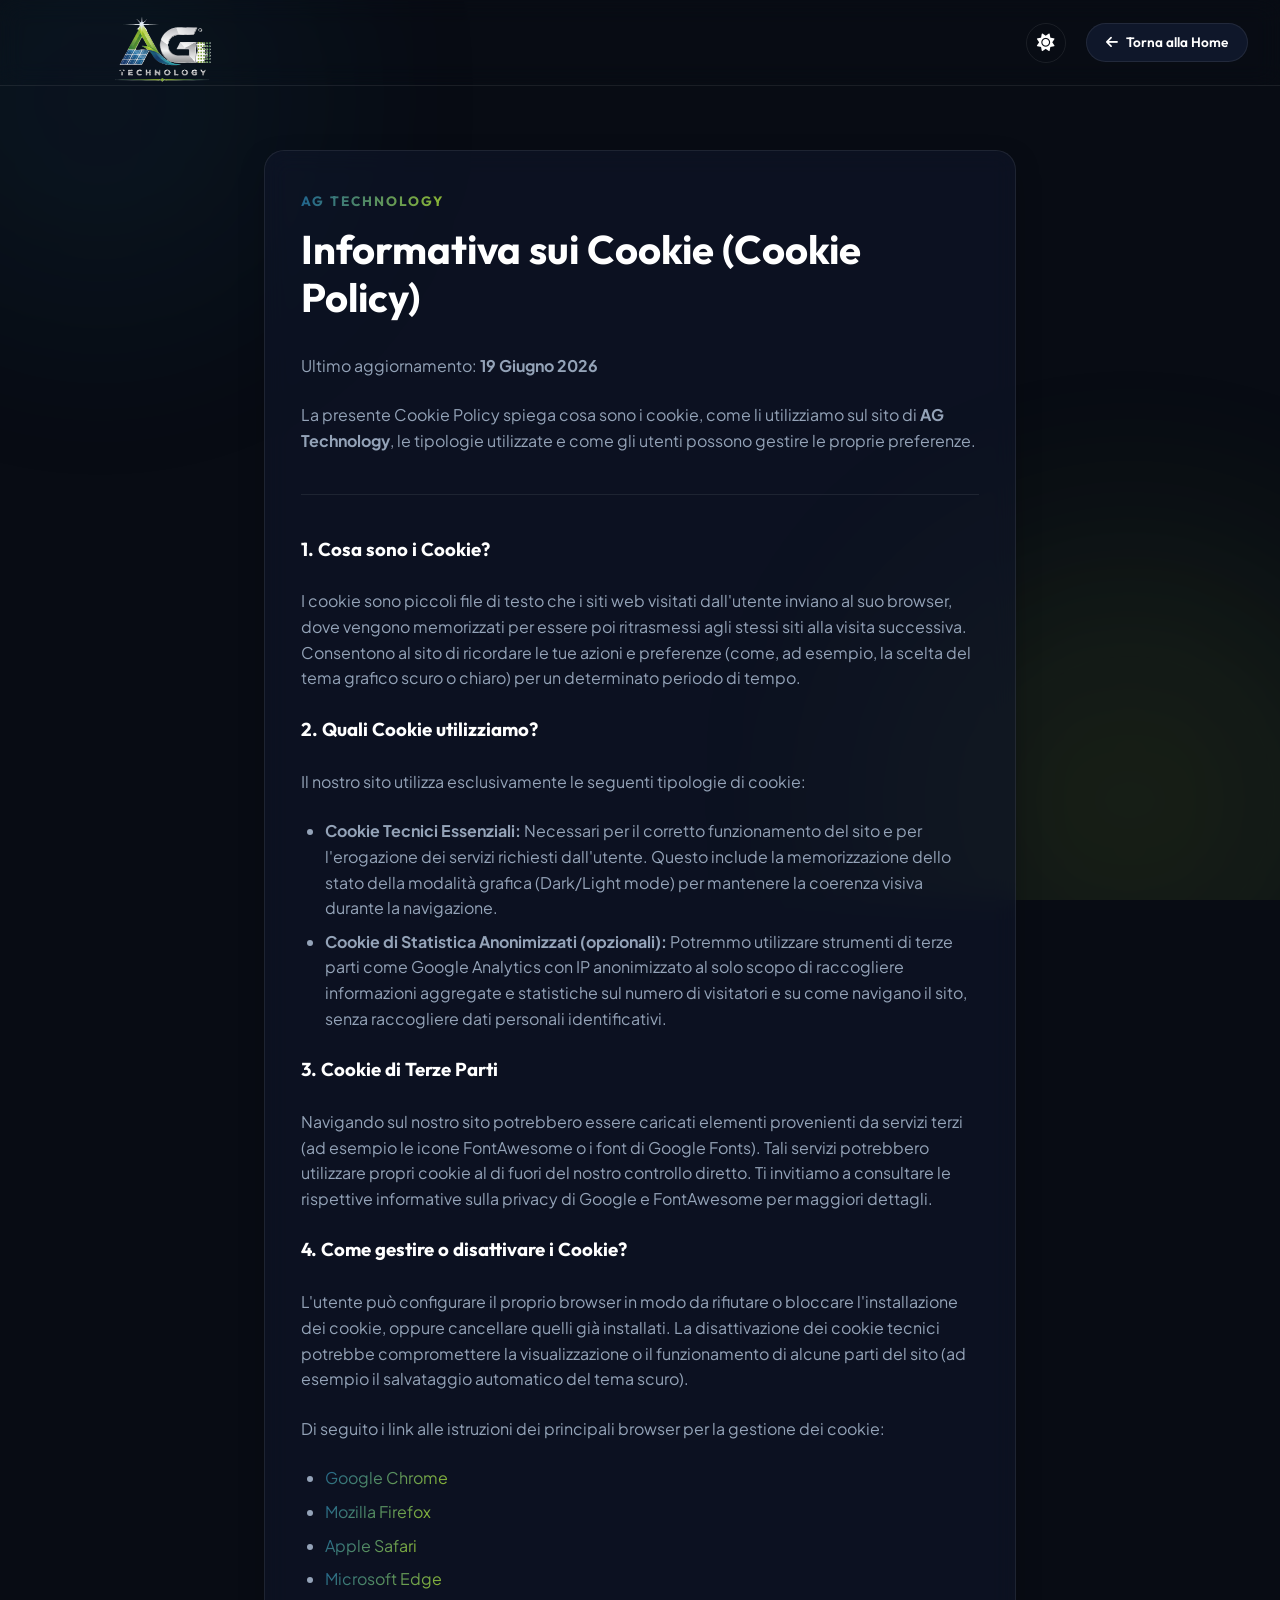
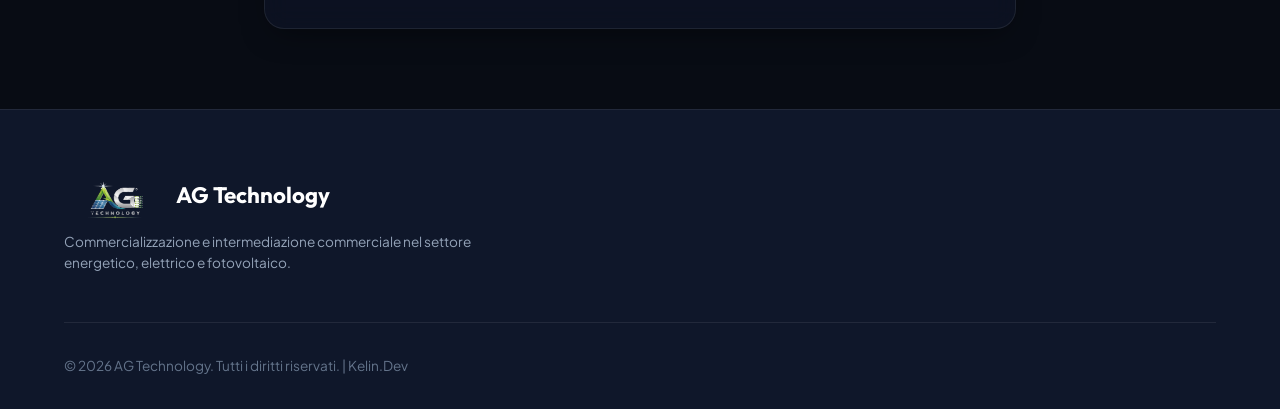
<file: cookie.html>
<!DOCTYPE html>
<html lang="it" data-theme="dark">
<head>
    <meta charset="UTF-8">
    <meta name="viewport" content="width=device-width, initial-scale=1.0">
    <title>Cookie Policy | AG Technology</title>
    
    <!-- Google Fonts -->
    <link rel="preconnect" href="https://fonts.googleapis.com">
    <link rel="preconnect" href="https://fonts.gstatic.com" crossorigin>
    <link href="https://fonts.googleapis.com/css2?family=Outfit:wght@300;400;500;600;700;800&family=Plus+Jakarta+Sans:wght@300;400;500;600;700;800&display=swap" rel="stylesheet">
    
    <!-- FontAwesome Icons -->
    <link rel="stylesheet" href="https://cdnjs.cloudflare.com/ajax/libs/font-awesome/6.4.0/css/all.min.css">
    
    <!-- Custom CSS -->
    <link rel="stylesheet" href="style.css">
    
    <!-- Favicon -->
    <link rel="icon" type="image/png" href="Logo AG .png">
</head>
<body class="legal-page">
    <!-- Background Glow Effects -->
    <div class="glow-bg">
        <div class="glow-sphere sphere-1"></div>
        <div class="glow-sphere sphere-2"></div>
    </div>

    <!-- Navigation Header -->
    <header class="header">
        <div class="header-container">
            <a href="index.html" class="logo-area">
                <img src="Logo AG .png" alt="AG Technology Logo" class="main-logo-img">
            </a>
            <div class="nav-actions">
                <button class="theme-toggle" id="theme-toggle" aria-label="Cambia tema">
                    <i class="fa-solid fa-moon"></i>
                </button>
                <a href="index.html" class="btn btn-secondary btn-sm"><i class="fa-solid fa-arrow-left"></i> Torna alla Home</a>
            </div>
        </div>
    </header>

    <main class="container" style="padding-top: 150px; padding-bottom: 80px; max-width: 800px;">
        <article class="card glass-card">
            <span class="section-subtitle">AG Technology</span>
            <h1 class="section-title" style="margin-bottom: 2rem;">Informativa sui Cookie (Cookie Policy)</h1>
            
            <div class="legal-content" style="color: var(--text-body); display: flex; flex-direction: column; gap: 1.5rem;">
                <p>Ultimo aggiornamento: <strong>19 Giugno 2026</strong></p>
                <p>La presente Cookie Policy spiega cosa sono i cookie, come li utilizziamo sul sito di <strong>AG Technology</strong>, le tipologie utilizzate e come gli utenti possono gestire le proprie preferenze.</p>
                
                <hr style="border: 0; border-top: 1px solid var(--border-color); margin: 1rem 0;">

                <h3>1. Cosa sono i Cookie?</h3>
                <p>I cookie sono piccoli file di testo che i siti web visitati dall'utente inviano al suo browser, dove vengono memorizzati per essere poi ritrasmessi agli stessi siti alla visita successiva. Consentono al sito di ricordare le tue azioni e preferenze (come, ad esempio, la scelta del tema grafico scuro o chiaro) per un determinato periodo di tempo.</p>

                <h3>2. Quali Cookie utilizziamo?</h3>
                <p>Il nostro sito utilizza esclusivamente le seguenti tipologie di cookie:</p>
                <ul style="padding-left: 1.5rem; display: flex; flex-direction: column; gap: 0.5rem;">
                    <li><strong>Cookie Tecnici Essenziali:</strong> Necessari per il corretto funzionamento del sito e per l'erogazione dei servizi richiesti dall'utente. Questo include la memorizzazione dello stato della modalità grafica (Dark/Light mode) per mantenere la coerenza visiva durante la navigazione.</li>
                    <li><strong>Cookie di Statistica Anonimizzati (opzionali):</strong> Potremmo utilizzare strumenti di terze parti come Google Analytics con IP anonimizzato al solo scopo di raccogliere informazioni aggregate e statistiche sul numero di visitatori e su come navigano il sito, senza raccogliere dati personali identificativi.</li>
                </ul>

                <h3>3. Cookie di Terze Parti</h3>
                <p>Navigando sul nostro sito potrebbero essere caricati elementi provenienti da servizi terzi (ad esempio le icone FontAwesome o i font di Google Fonts). Tali servizi potrebbero utilizzare propri cookie al di fuori del nostro controllo diretto. Ti invitiamo a consultare le rispettive informative sulla privacy di Google e FontAwesome per maggiori dettagli.</p>

                <h3>4. Come gestire o disattivare i Cookie?</h3>
                <p>L'utente può configurare il proprio browser in modo da rifiutare o bloccare l'installazione dei cookie, oppure cancellare quelli già installati. La disattivazione dei cookie tecnici potrebbe compromettere la visualizzazione o il funzionamento di alcune parti del sito (ad esempio il salvataggio automatico del tema scuro).</p>
                <p>Di seguito i link alle istruzioni dei principali browser per la gestione dei cookie:</p>
                <ul style="padding-left: 1.5rem; display: flex; flex-direction: column; gap: 0.5rem;">
                    <li><a href="https://support.google.com/chrome/answer/95647" target="_blank" rel="noopener" class="text-gradient">Google Chrome</a></li>
                    <li><a href="https://support.mozilla.org/it/kb/Attivare%20e%20disattivare%20i%20cookie" target="_blank" rel="noopener" class="text-gradient">Mozilla Firefox</a></li>
                    <li><a href="https://support.apple.com/it-it/guide/safari/sfri11471/mac" target="_blank" rel="noopener" class="text-gradient">Apple Safari</a></li>
                    <li><a href="https://support.microsoft.com/it-it/windows/gestione-e-cancellazione-dei-cookie-in-microsoft-edge" target="_blank" rel="noopener" class="text-gradient">Microsoft Edge</a></li>
                </ul>
            </div>
        </article>
    </main>

    <!-- Footer -->
    <footer class="footer-bottom">
        <div class="container footer-container">
            <div class="footer-brand">
                <div class="footer-logo-row">
                    <img src="Logo AG .png" alt="AG Technology Logo" class="footer-logo-img">
                    <span class="logo-text">AG Technology</span>
                </div>
                <p>Commercializzazione e intermediazione commerciale nel settore energetico, elettrico e fotovoltaico.</p>
            </div>
            <div class="footer-copyright">
                <p>&copy; 2026 AG Technology. Tutti i diritti riservati. | Kelin.Dev</p>
            </div>
        </div>
    </footer>

    <!-- JS for theme toggle inside legal page -->
    <script src="app.js"></script>
</body>
</html>
</file>
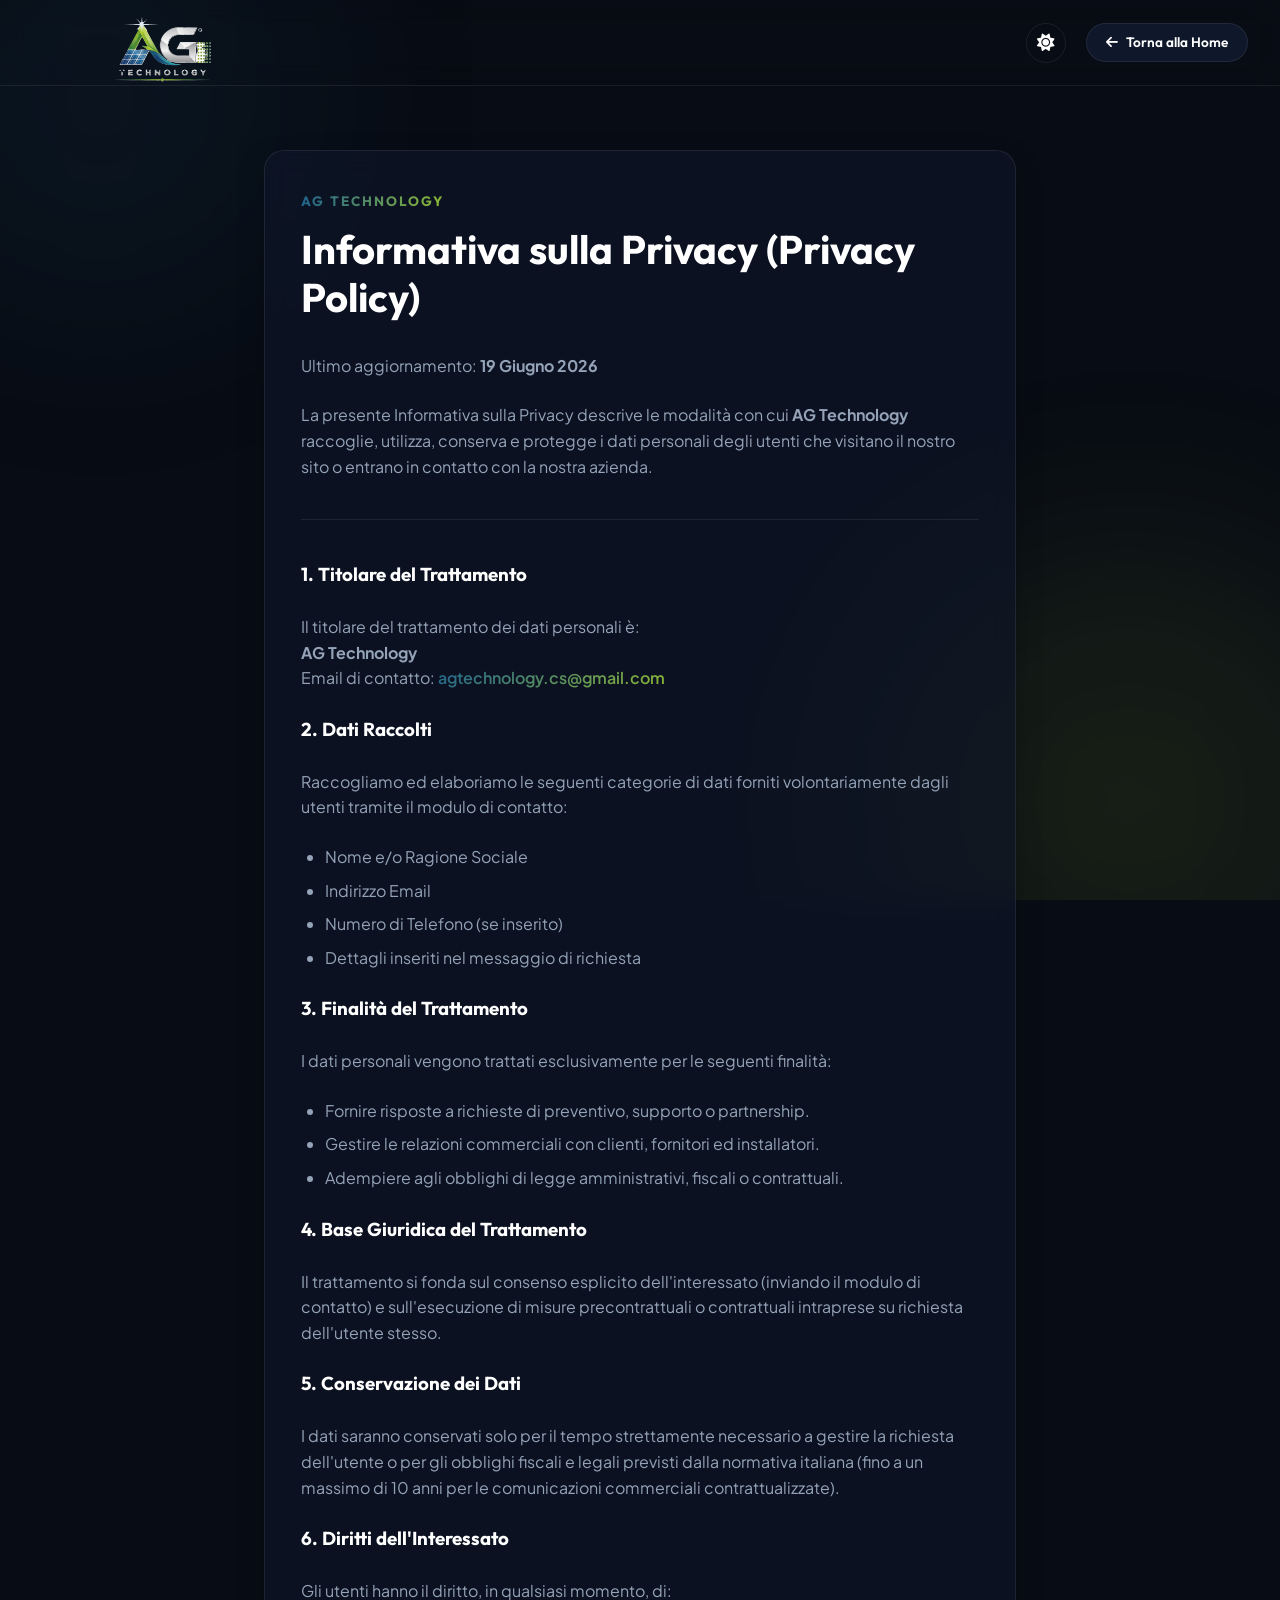
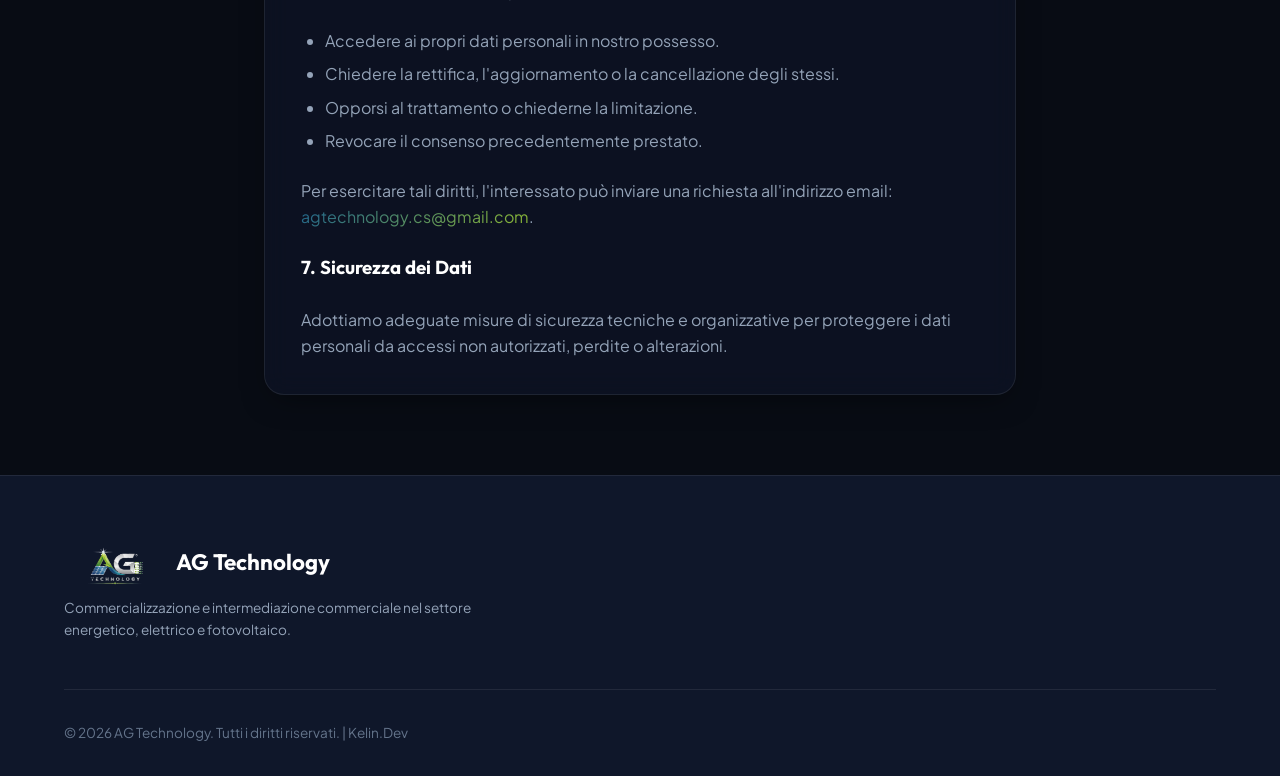
<file: privacy.html>
<!DOCTYPE html>
<html lang="it" data-theme="dark">
<head>
    <meta charset="UTF-8">
    <meta name="viewport" content="width=device-width, initial-scale=1.0">
    <title>Privacy Policy | AG Technology</title>
    
    <!-- Google Fonts -->
    <link rel="preconnect" href="https://fonts.googleapis.com">
    <link rel="preconnect" href="https://fonts.gstatic.com" crossorigin>
    <link href="https://fonts.googleapis.com/css2?family=Outfit:wght@300;400;500;600;700;800&family=Plus+Jakarta+Sans:wght@300;400;500;600;700;800&display=swap" rel="stylesheet">
    
    <!-- FontAwesome Icons -->
    <link rel="stylesheet" href="https://cdnjs.cloudflare.com/ajax/libs/font-awesome/6.4.0/css/all.min.css">
    
    <!-- Custom CSS -->
    <link rel="stylesheet" href="style.css">
    
    <!-- Favicon -->
    <link rel="icon" type="image/png" href="Logo AG .png">
</head>
<body class="legal-page">
    <!-- Background Glow Effects -->
    <div class="glow-bg">
        <div class="glow-sphere sphere-1"></div>
        <div class="glow-sphere sphere-2"></div>
    </div>

    <!-- Navigation Header -->
    <header class="header">
        <div class="header-container">
            <a href="index.html" class="logo-area">
                <img src="Logo AG .png" alt="AG Technology Logo" class="main-logo-img">
            </a>
            <div class="nav-actions">
                <button class="theme-toggle" id="theme-toggle" aria-label="Cambia tema">
                    <i class="fa-solid fa-moon"></i>
                </button>
                <a href="index.html" class="btn btn-secondary btn-sm"><i class="fa-solid fa-arrow-left"></i> Torna alla Home</a>
            </div>
        </div>
    </header>

    <main class="container" style="padding-top: 150px; padding-bottom: 80px; max-width: 800px;">
        <article class="card glass-card">
            <span class="section-subtitle">AG Technology</span>
            <h1 class="section-title" style="margin-bottom: 2rem;">Informativa sulla Privacy (Privacy Policy)</h1>
            
            <div class="legal-content" style="color: var(--text-body); display: flex; flex-direction: column; gap: 1.5rem;">
                <p>Ultimo aggiornamento: <strong>19 Giugno 2026</strong></p>
                <p>La presente Informativa sulla Privacy descrive le modalità con cui <strong>AG Technology</strong> raccoglie, utilizza, conserva e protegge i dati personali degli utenti che visitano il nostro sito o entrano in contatto con la nostra azienda.</p>
                
                <hr style="border: 0; border-top: 1px solid var(--border-color); margin: 1rem 0;">

                <h3>1. Titolare del Trattamento</h3>
                <p>Il titolare del trattamento dei dati personali è:<br>
                <strong>AG Technology</strong><br>
                Email di contatto: <a href="mailto:agtechnology.cs@gmail.com" class="text-gradient" style="font-weight: 600;">agtechnology.cs@gmail.com</a></p>

                <h3>2. Dati Raccolti</h3>
                <p>Raccogliamo ed elaboriamo le seguenti categorie di dati forniti volontariamente dagli utenti tramite il modulo di contatto:</p>
                <ul style="padding-left: 1.5rem; display: flex; flex-direction: column; gap: 0.5rem;">
                    <li>Nome e/o Ragione Sociale</li>
                    <li>Indirizzo Email</li>
                    <li>Numero di Telefono (se inserito)</li>
                    <li>Dettagli inseriti nel messaggio di richiesta</li>
                </ul>

                <h3>3. Finalità del Trattamento</h3>
                <p>I dati personali vengono trattati esclusivamente per le seguenti finalità:</p>
                <ul style="padding-left: 1.5rem; display: flex; flex-direction: column; gap: 0.5rem;">
                    <li>Fornire risposte a richieste di preventivo, supporto o partnership.</li>
                    <li>Gestire le relazioni commerciali con clienti, fornitori ed installatori.</li>
                    <li>Adempiere agli obblighi di legge amministrativi, fiscali o contrattuali.</li>
                </ul>

                <h3>4. Base Giuridica del Trattamento</h3>
                <p>Il trattamento si fonda sul consenso esplicito dell'interessato (inviando il modulo di contatto) e sull'esecuzione di misure precontrattuali o contrattuali intraprese su richiesta dell'utente stesso.</p>

                <h3>5. Conservazione dei Dati</h3>
                <p>I dati saranno conservati solo per il tempo strettamente necessario a gestire la richiesta dell'utente o per gli obblighi fiscali e legali previsti dalla normativa italiana (fino a un massimo di 10 anni per le comunicazioni commerciali contrattualizzate).</p>

                <h3>6. Diritti dell'Interessato</h3>
                <p>Gli utenti hanno il diritto, in qualsiasi momento, di:</p>
                <ul style="padding-left: 1.5rem; display: flex; flex-direction: column; gap: 0.5rem;">
                    <li>Accedere ai propri dati personali in nostro possesso.</li>
                    <li>Chiedere la rettifica, l'aggiornamento o la cancellazione degli stessi.</li>
                    <li>Opporsi al trattamento o chiederne la limitazione.</li>
                    <li>Revocare il consenso precedentemente prestato.</li>
                </ul>
                <p>Per esercitare tali diritti, l'interessato può inviare una richiesta all'indirizzo email: <a href="mailto:agtechnology.cs@gmail.com" class="text-gradient">agtechnology.cs@gmail.com</a>.</p>

                <h3>7. Sicurezza dei Dati</h3>
                <p>Adottiamo adeguate misure di sicurezza tecniche e organizzative per proteggere i dati personali da accessi non autorizzati, perdite o alterazioni.</p>
            </div>
        </article>
    </main>

    <!-- Footer -->
    <footer class="footer-bottom">
        <div class="container footer-container">
            <div class="footer-brand">
                <div class="footer-logo-row">
                    <img src="Logo AG .png" alt="AG Technology Logo" class="footer-logo-img">
                    <span class="logo-text">AG Technology</span>
                </div>
                <p>Commercializzazione e intermediazione commerciale nel settore energetico, elettrico e fotovoltaico.</p>
            </div>
            <div class="footer-copyright">
                <p>&copy; 2026 AG Technology. Tutti i diritti riservati. | Kelin.Dev</p>
            </div>
        </div>
    </footer>

    <!-- JS for theme toggle inside legal page -->
    <script src="app.js"></script>
</body>
</html>
</file>
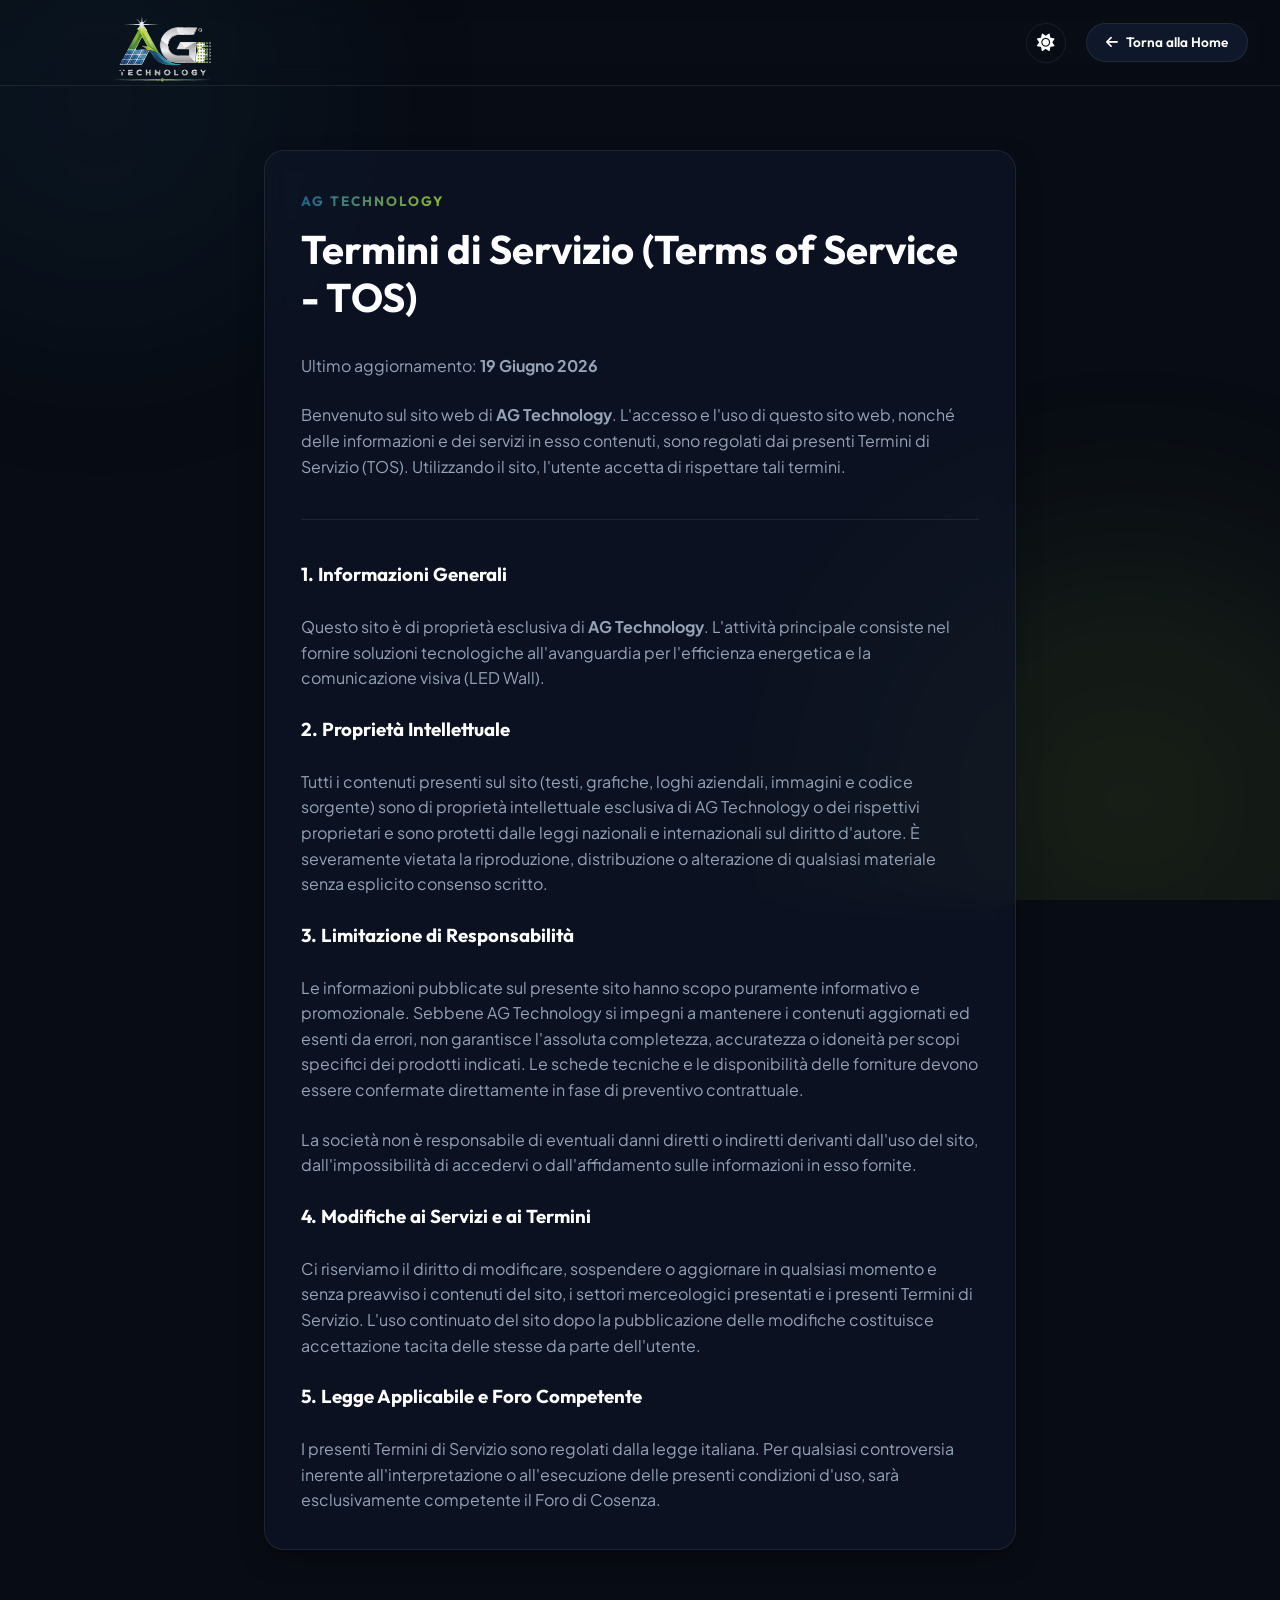
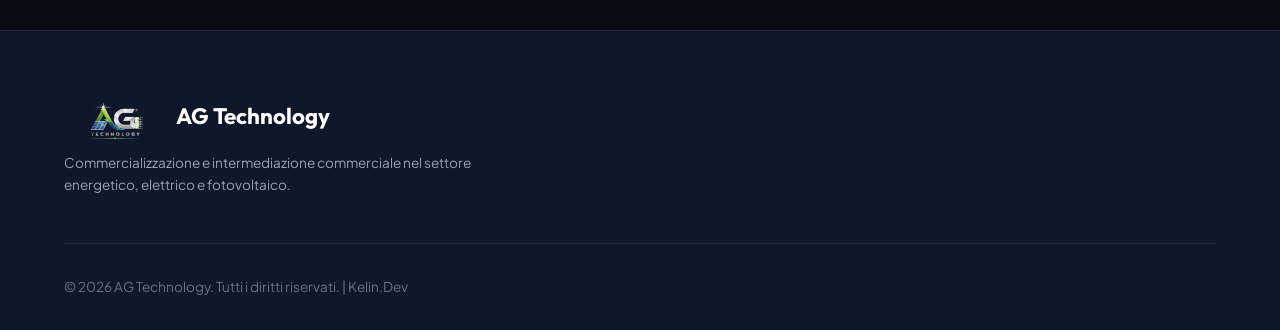
<file: tos.html>
<!DOCTYPE html>
<html lang="it" data-theme="dark">
<head>
    <meta charset="UTF-8">
    <meta name="viewport" content="width=device-width, initial-scale=1.0">
    <title>Termini di Servizio (TOS) | AG Technology</title>
    
    <!-- Google Fonts -->
    <link rel="preconnect" href="https://fonts.googleapis.com">
    <link rel="preconnect" href="https://fonts.gstatic.com" crossorigin>
    <link href="https://fonts.googleapis.com/css2?family=Outfit:wght@300;400;500;600;700;800&family=Plus+Jakarta+Sans:wght@300;400;500;600;700;800&display=swap" rel="stylesheet">
    
    <!-- FontAwesome Icons -->
    <link rel="stylesheet" href="https://cdnjs.cloudflare.com/ajax/libs/font-awesome/6.4.0/css/all.min.css">
    
    <!-- Custom CSS -->
    <link rel="stylesheet" href="style.css">
    
    <!-- Favicon -->
    <link rel="icon" type="image/png" href="Logo AG .png">
</head>
<body class="legal-page">
    <!-- Background Glow Effects -->
    <div class="glow-bg">
        <div class="glow-sphere sphere-1"></div>
        <div class="glow-sphere sphere-2"></div>
    </div>

    <!-- Navigation Header -->
    <header class="header">
        <div class="header-container">
            <a href="index.html" class="logo-area">
                <img src="Logo AG .png" alt="AG Technology Logo" class="main-logo-img">
            </a>
            <div class="nav-actions">
                <button class="theme-toggle" id="theme-toggle" aria-label="Cambia tema">
                    <i class="fa-solid fa-moon"></i>
                </button>
                <a href="index.html" class="btn btn-secondary btn-sm"><i class="fa-solid fa-arrow-left"></i> Torna alla Home</a>
            </div>
        </div>
    </header>

    <main class="container" style="padding-top: 150px; padding-bottom: 80px; max-width: 800px;">
        <article class="card glass-card">
            <span class="section-subtitle">AG Technology</span>
            <h1 class="section-title" style="margin-bottom: 2rem;">Termini di Servizio (Terms of Service - TOS)</h1>
            
            <div class="legal-content" style="color: var(--text-body); display: flex; flex-direction: column; gap: 1.5rem;">
                <p>Ultimo aggiornamento: <strong>19 Giugno 2026</strong></p>
                <p>Benvenuto sul sito web di <strong>AG Technology</strong>. L'accesso e l'uso di questo sito web, nonché delle informazioni e dei servizi in esso contenuti, sono regolati dai presenti Termini di Servizio (TOS). Utilizzando il sito, l'utente accetta di rispettare tali termini.</p>
                
                <hr style="border: 0; border-top: 1px solid var(--border-color); margin: 1rem 0;">

                <h3>1. Informazioni Generali</h3>
                <p>Questo sito è di proprietà esclusiva di <strong>AG Technology</strong>. L'attività principale consiste nel fornire soluzioni tecnologiche all'avanguardia per l'efficienza energetica e la comunicazione visiva (LED Wall).</p>

                <h3>2. Proprietà Intellettuale</h3>
                <p>Tutti i contenuti presenti sul sito (testi, grafiche, loghi aziendali, immagini e codice sorgente) sono di proprietà intellettuale esclusiva di AG Technology o dei rispettivi proprietari e sono protetti dalle leggi nazionali e internazionali sul diritto d'autore. È severamente vietata la riproduzione, distribuzione o alterazione di qualsiasi materiale senza esplicito consenso scritto.</p>

                <h3>3. Limitazione di Responsabilità</h3>
                <p>Le informazioni pubblicate sul presente sito hanno scopo puramente informativo e promozionale. Sebbene AG Technology si impegni a mantenere i contenuti aggiornati ed esenti da errori, non garantisce l'assoluta completezza, accuratezza o idoneità per scopi specifici dei prodotti indicati. Le schede tecniche e le disponibilità delle forniture devono essere confermate direttamente in fase di preventivo contrattuale.</p>
                <p>La società non è responsabile di eventuali danni diretti o indiretti derivanti dall'uso del sito, dall'impossibilità di accedervi o dall'affidamento sulle informazioni in esso fornite.</p>

                <h3>4. Modifiche ai Servizi e ai Termini</h3>
                <p>Ci riserviamo il diritto di modificare, sospendere o aggiornare in qualsiasi momento e senza preavviso i contenuti del sito, i settori merceologici presentati e i presenti Termini di Servizio. L'uso continuato del sito dopo la pubblicazione delle modifiche costituisce accettazione tacita delle stesse da parte dell'utente.</p>

                <h3>5. Legge Applicabile e Foro Competente</h3>
                <p>I presenti Termini di Servizio sono regolati dalla legge italiana. Per qualsiasi controversia inerente all'interpretazione o all'esecuzione delle presenti condizioni d'uso, sarà esclusivamente competente il Foro di Cosenza.</p>
            </div>
        </article>
    </main>

    <!-- Footer -->
    <footer class="footer-bottom">
        <div class="container footer-container">
            <div class="footer-brand">
                <div class="footer-logo-row">
                    <img src="Logo AG .png" alt="AG Technology Logo" class="footer-logo-img">
                    <span class="logo-text">AG Technology</span>
                </div>
                <p>Commercializzazione e intermediazione commerciale nel settore energetico, elettrico e fotovoltaico.</p>
            </div>
            <div class="footer-copyright">
                <p>&copy; 2026 AG Technology. Tutti i diritti riservati. | Kelin.Dev</p>
            </div>
        </div>
    </footer>

    <!-- JS for theme toggle inside legal page -->
    <script src="app.js"></script>
</body>
</html>
</file>
<file: style.css>
/* ==========================================================================
   FL ENERGY SRLS - MODERN STYLE SHEET
   ========================================================================== */

/* Design Tokens & Theme Variables */
:root {
    --font-primary: 'Outfit', sans-serif;
    --font-secondary: 'Plus Jakarta Sans', sans-serif;
    
    /* Transitions */
    --transition-smooth: all 0.4s cubic-bezier(0.16, 1, 0.3, 1);
    --transition-bounce: all 0.5s cubic-bezier(0.175, 0.885, 0.32, 1.275);
}

/* Dark Theme (Default) */
[data-theme="dark"] {
    --bg-primary: #080c14;
    --bg-secondary: #0f172a;
    --bg-card: rgba(15, 23, 42, 0.6);
    --bg-card-hover: rgba(30, 41, 59, 0.8);
    
    --primary-color: #21658e;
    --primary-hover: #1a5071;
    --secondary-color: #8bb634;
    --secondary-hover: #4f7f33;
    
    --text-title: #ffffff;
    --text-body: #94a3b8;
    --text-muted: #64748b;
    --border-color: rgba(255, 255, 255, 0.08);
    --border-hover: rgba(33, 101, 142, 0.3);
    
    --glow-color-1: rgba(33, 101, 142, 0.15);
    --glow-color-2: rgba(139, 182, 52, 0.15);
    
    --card-shadow: 0 10px 30px -10px rgba(0, 0, 0, 0.5);
    --card-shadow-hover: 0 20px 40px -15px rgba(33, 101, 142, 0.2);
}

/* Light Theme */
[data-theme="light"] {
    --bg-primary: #f8fafc;
    --bg-secondary: #ffffff;
    --bg-card: rgba(255, 255, 255, 0.8);
    --bg-card-hover: rgba(255, 255, 255, 0.95);
    
    --primary-color: #21658e;
    --primary-hover: #1a5071;
    --secondary-color: #4f7f33;
    --secondary-hover: #8bb634;
    
    --text-title: #0f172a;
    --text-body: #475569;
    --text-muted: #64748b;
    --border-color: rgba(15, 23, 42, 0.08);
    --border-hover: rgba(33, 101, 142, 0.3);
    
    --glow-color-1: rgba(33, 101, 142, 0.08);
    --glow-color-2: rgba(79, 127, 51, 0.08);
    
    --card-shadow: 0 10px 30px -10px rgba(15, 23, 42, 0.08);
    --card-shadow-hover: 0 20px 40px -15px rgba(33, 101, 142, 0.15);
}

/* Reset & Base Styles */
* {
    margin: 0;
    padding: 0;
    box-sizing: border-box;
}

html {
    scroll-behavior: smooth;
    font-size: 16px;
}

body {
    font-family: var(--font-secondary);
    background-color: var(--bg-primary);
    color: var(--text-body);
    line-height: 1.6;
    overflow-x: hidden;
    transition: background-color 0.3s ease, color 0.3s ease;
}

h1, h2, h3, h4, .logo-text {
    font-family: var(--font-primary);
    color: var(--text-title);
    font-weight: 700;
}

a {
    text-decoration: none;
    color: inherit;
    transition: var(--transition-smooth);
}

.container {
    width: 100%;
    max-width: 1200px;
    margin: 0 auto;
    padding: 0 1.5rem;
}

/* Background Glow */
.glow-bg {
    position: fixed;
    top: 0;
    left: 0;
    width: 100vw;
    height: 100vh;
    pointer-events: none;
    z-index: -1;
    overflow: hidden;
}

.glow-sphere {
    position: absolute;
    border-radius: 50%;
    filter: blur(120px);
    opacity: 0.8;
}

.sphere-1 {
    width: 400px;
    height: 400px;
    top: -100px;
    left: -100px;
    background: var(--glow-color-1);
    animation: floatGlow 15s infinite alternate;
}

.sphere-2 {
    width: 500px;
    height: 500px;
    bottom: -150px;
    right: -100px;
    background: var(--glow-color-2);
    animation: floatGlow 20s infinite alternate-reverse;
}

@keyframes floatGlow {
    0% { transform: translate(0, 0) scale(1); }
    100% { transform: translate(50px, 80px) scale(1.1); }
}

/* Header & Navigation */
.header {
    position: fixed;
    top: 0;
    left: 0;
    width: 100%;
    z-index: 100;
    background-color: rgba(var(--bg-primary), 0.7);
    backdrop-filter: blur(12px);
    -webkit-backdrop-filter: blur(12px);
    border-bottom: 1px solid var(--border-color);
    transition: var(--transition-smooth);
}

.header.scrolled {
    padding: 0.5rem 0;
    background-color: var(--bg-secondary);
    box-shadow: var(--card-shadow);
}

.header-container {
    display: flex;
    justify-content: space-between;
    align-items: center;
    height: 85px;
    width: 100%;
    max-width: 1400px;
    margin: 0 auto;
    padding: 0 2rem;
}

.logo-area {
    display: flex;
    align-items: center;
    margin-left: 2.5rem;
}

.main-logo-img {
    height: 80px;
    width: auto;
    transition: var(--transition-smooth);
}

.main-logo-img:hover {
    transform: scale(1.05);
}

.hero-logo-img {
    width: 100%;
    height: auto;
    max-width: 400px;
    border-radius: 24px;
    box-shadow: var(--card-shadow);
    filter: drop-shadow(0 15px 30px rgba(59, 130, 246, 0.25));
    transition: var(--transition-smooth);
}

.hero-logo-img:hover {
    transform: translateY(-5px);
}

.nav-menu {
    display: flex;
    gap: 2rem;
}

.nav-link {
    font-size: 0.95rem;
    font-weight: 500;
    color: var(--text-body);
    position: relative;
    padding: 0.5rem 0;
}

.nav-link::after {
    content: '';
    position: absolute;
    bottom: 0;
    left: 0;
    width: 0;
    height: 2px;
    background: linear-gradient(90deg, var(--primary-color), var(--secondary-color));
    transition: var(--transition-smooth);
    border-radius: 2px;
}

.nav-link:hover, .nav-link.active {
    color: var(--text-title);
}

.nav-link.active::after, .nav-link:hover::after {
    width: 100%;
}

.nav-actions {
    display: flex;
    align-items: center;
    gap: 1.25rem;
}

/* Buttons */
.btn {
    display: inline-flex;
    align-items: center;
    justify-content: center;
    gap: 0.5rem;
    padding: 0.8rem 1.8rem;
    border-radius: 50px;
    font-weight: 600;
    font-family: var(--font-primary);
    cursor: pointer;
    transition: var(--transition-bounce);
    border: none;
}

.btn-primary {
    background: linear-gradient(135deg, var(--primary-color), var(--primary-hover));
    color: #ffffff;
    box-shadow: 0 4px 15px rgba(59, 130, 246, 0.3);
}

.btn-primary:hover {
    transform: translateY(-2px);
    box-shadow: 0 8px 25px rgba(59, 130, 246, 0.5);
}

.btn-secondary {
    background: var(--bg-secondary);
    color: var(--text-title);
    border: 1px solid var(--border-color);
}

.btn-secondary:hover {
    background: var(--bg-card-hover);
    border-color: var(--primary-color);
    transform: translateY(-2px);
}

.btn-sm {
    padding: 0.5rem 1.2rem;
    font-size: 0.85rem;
}

.btn-block {
    display: flex;
    width: 100%;
}

/* Theme Toggle */
.theme-toggle {
    background: none;
    border: 1px solid var(--border-color);
    color: var(--text-title);
    width: 40px;
    height: 40px;
    border-radius: 50%;
    cursor: pointer;
    display: flex;
    align-items: center;
    justify-content: center;
    font-size: 1.1rem;
    transition: var(--transition-smooth);
}

.theme-toggle:hover {
    background-color: var(--border-color);
    transform: rotate(15deg);
}

/* Mobile Menu Toggle */
.mobile-menu-toggle {
    display: none;
    flex-direction: column;
    gap: 6px;
    background: none;
    border: none;
    cursor: pointer;
    width: 30px;
    padding: 5px;
}

.mobile-menu-toggle span {
    display: block;
    width: 100%;
    height: 2px;
    background-color: var(--text-title);
    transition: var(--transition-smooth);
}

/* Sections */
.section {
    padding: 6rem 0;
    position: relative;
}

.section-header {
    margin-bottom: 4rem;
}

.section-subtitle {
    font-family: var(--font-primary);
    font-size: 0.85rem;
    font-weight: 700;
    text-transform: uppercase;
    letter-spacing: 2px;
    background: linear-gradient(90deg, var(--primary-color), var(--secondary-color));
    -webkit-background-clip: text;
    -webkit-text-fill-color: transparent;
    display: inline-block;
    margin-bottom: 0.75rem;
}

.section-title {
    font-size: 2.5rem;
    margin-bottom: 1.25rem;
    line-height: 1.2;
}

.section-description {
    max-width: 650px;
    margin: 0 auto;
    font-size: 1.1rem;
    color: var(--text-body);
}

.text-center {
    text-align: center;
}

.bg-light-alt {
    background-color: var(--bg-secondary);
}

/* Grid Layouts */
.grid {
    display: grid;
    gap: 2rem;
}

.grid-2 {
    grid-template-columns: repeat(2, 1fr);
}

.grid-3 {
    grid-template-columns: repeat(3, 1fr);
}

/* Cards & Glassmorphism */
.card {
    background-color: var(--bg-card);
    border: 1px solid var(--border-color);
    border-radius: 20px;
    padding: 2.25rem;
    box-shadow: var(--card-shadow);
    transition: var(--transition-bounce);
}

.glass-card {
    backdrop-filter: blur(12px);
    -webkit-backdrop-filter: blur(12px);
}

.card:hover {
    background-color: var(--bg-card-hover);
    border-color: var(--border-hover);
    transform: translateY(-8px);
    box-shadow: var(--card-shadow-hover);
}

/* Hero Section */
.hero-section {
    padding: 9rem 0 5rem 0;
    min-height: 90vh;
    display: flex;
    align-items: center;
}

.hero-container {
    display: grid;
    grid-template-columns: 1.1fr 0.9fr;
    gap: 3rem;
    align-items: center;
}

.hero-content {
    display: flex;
    flex-direction: column;
    align-items: flex-start;
}

.hero-content .badge {
    background: rgba(59, 130, 246, 0.1);
    color: var(--primary-color);
    border: 1px solid rgba(59, 130, 246, 0.2);
    padding: 0.4rem 1rem;
    border-radius: 50px;
    font-size: 0.85rem;
    font-weight: 600;
    margin-bottom: 1.5rem;
    font-family: var(--font-primary);
}

.hero-title {
    font-size: 3.5rem;
    line-height: 1.15;
    margin-bottom: 1.5rem;
}

.text-gradient {
    background: linear-gradient(135deg, var(--primary-color), var(--secondary-color));
    -webkit-background-clip: text;
    -webkit-text-fill-color: transparent;
}

.hero-subtitle {
    font-size: 1.15rem;
    color: var(--text-body);
    margin-bottom: 2.5rem;
    max-width: 520px;
}

.hero-actions {
    display: flex;
    gap: 1rem;
}

/* Hero Visual & Illustrations */
.hero-visual {
    position: relative;
    display: flex;
    justify-content: center;
    align-items: center;
}

.visual-card {
    position: relative;
    width: 100%;
    max-width: 420px;
}

.hero-illustration {
    width: 100%;
    height: auto;
    filter: drop-shadow(0 20px 50px rgba(59, 130, 246, 0.15));
}

.floating-badge {
    position: absolute;
    display: flex;
    align-items: center;
    gap: 0.75rem;
    padding: 0.8rem 1.2rem;
    background: rgba(var(--bg-secondary), 0.8);
    backdrop-filter: blur(10px);
    -webkit-backdrop-filter: blur(10px);
    border: 1px solid var(--border-color);
    border-radius: 16px;
    box-shadow: var(--card-shadow);
    animation: floatItem 4s ease-in-out infinite;
}

.badge-top {
    top: 0%;
    right: -10%;
}

.badge-bottom {
    bottom: 0%;
    left: -10%;
    animation-delay: 2s;
}

.floating-badge i {
    font-size: 1.5rem;
}

.badge-title {
    display: block;
    font-family: var(--font-primary);
    font-size: 0.9rem;
    font-weight: 700;
    color: var(--text-title);
}

.badge-desc {
    display: block;
    font-size: 0.75rem;
    color: var(--text-muted);
}

@keyframes floatItem {
    0%, 100% { transform: translateY(0); }
    50% { transform: translateY(-10px); }
}

/* Chi Siamo Elements */
.chi-siamo-grid {
    align-items: stretch;
}

.chi-siamo-main {
    display: flex;
    flex-direction: column;
    justify-content: space-between;
}

.chi-siamo-main h3 {
    font-size: 1.8rem;
    margin-bottom: 1.5rem;
}

.mission-text {
    font-size: 1.25rem;
    color: var(--text-title);
    border-left: 3px solid var(--primary-color);
    padding-left: 1rem;
    margin-bottom: 1.5rem;
    font-style: italic;
}

.governance-box {
    margin-top: 2rem;
    padding-top: 2rem;
    border-top: 1px solid var(--border-color);
    display: flex;
    gap: 1.25rem;
    align-items: center;
}

.governance-avatar {
    width: 60px;
    height: 60px;
    border-radius: 50%;
    background: linear-gradient(135deg, var(--primary-color), var(--secondary-color));
    color: white;
    display: flex;
    align-items: center;
    justify-content: center;
    font-size: 1.5rem;
    box-shadow: 0 4px 10px rgba(59, 130, 246, 0.2);
}

.gov-title {
    display: block;
    font-size: 0.75rem;
    text-transform: uppercase;
    letter-spacing: 1px;
    color: var(--text-muted);
}

.gov-name {
    display: block;
    font-family: var(--font-primary);
    font-weight: 700;
    color: var(--text-title);
    font-size: 1.15rem;
}

.gov-desc {
    display: block;
    font-size: 0.8rem;
}

.chi-siamo-details {
    display: flex;
    flex-direction: column;
    gap: 2rem;
}

.stats-container {
    gap: 1.5rem;
}

.stat-card {
    text-align: center;
    padding: 1.75rem;
}

.stat-number {
    display: block;
    font-family: var(--font-primary);
    font-size: 3rem;
    font-weight: 800;
    background: linear-gradient(135deg, var(--primary-color), var(--secondary-color));
    -webkit-background-clip: text;
    -webkit-text-fill-color: transparent;
    line-height: 1;
    margin-bottom: 0.5rem;
}

.stat-label {
    font-size: 0.9rem;
    color: var(--text-body);
}

.legal-card h3 {
    font-size: 1.4rem;
    margin-bottom: 1.5rem;
}

.legal-list {
    list-style: none;
    display: flex;
    flex-direction: column;
    gap: 1.25rem;
}

.legal-list li {
    display: flex;
    gap: 1rem;
    align-items: flex-start;
}

.legal-list li i {
    font-size: 1.15rem;
    margin-top: 0.25rem;
}

.legal-list li div {
    display: flex;
    flex-direction: column;
}

.legal-list li strong {
    font-family: var(--font-primary);
    font-size: 0.9rem;
    color: var(--text-title);
}

.legal-list li span {
    font-size: 0.9rem;
}

/* Sectors Section (Filter & Grid) */
.filter-container {
    display: flex;
    justify-content: center;
    flex-wrap: wrap;
    gap: 0.75rem;
    margin-bottom: 3.5rem;
}

.filter-btn {
    background: var(--bg-card);
    border: 1px solid var(--border-color);
    color: var(--text-body);
    padding: 0.6rem 1.4rem;
    border-radius: 50px;
    font-family: var(--font-primary);
    font-weight: 600;
    cursor: pointer;
    transition: var(--transition-bounce);
}

.filter-btn:hover, .filter-btn.active {
    background: linear-gradient(135deg, var(--primary-color), var(--primary-hover));
    color: #ffffff;
    border-color: transparent;
    transform: translateY(-2px);
    box-shadow: 0 4px 15px rgba(59, 130, 246, 0.2);
}

.filter-btn.active {
    box-shadow: 0 8px 20px rgba(59, 130, 246, 0.35);
}

.sectors-grid {
    transition: var(--transition-smooth);
}

.sector-card {
    position: relative;
    display: flex;
    flex-direction: column;
    align-items: flex-start;
    overflow: hidden;
}

.sector-card.hidden {
    display: none;
}

.sector-icon {
    width: 55px;
    height: 55px;
    border-radius: 14px;
    background: rgba(59, 130, 246, 0.1);
    color: var(--primary-color);
    display: flex;
    align-items: center;
    justify-content: center;
    font-size: 1.4rem;
    margin-bottom: 1.5rem;
    transition: var(--transition-bounce);
}

.sector-card:hover .sector-icon {
    background: linear-gradient(135deg, var(--primary-color), var(--secondary-color));
    color: white;
    transform: scale(1.1) rotate(5deg);
}

.sector-card h3 {
    font-size: 1.25rem;
    margin-bottom: 0.75rem;
}

.sector-card p {
    font-size: 0.9rem;
    color: var(--text-body);
    margin-bottom: 1.5rem;
}

.category-tag {
    font-family: var(--font-primary);
    font-size: 0.75rem;
    font-weight: 700;
    text-transform: uppercase;
    color: var(--text-muted);
    letter-spacing: 1px;
    margin-top: auto;
}

/* Special LED Wall Card */
.special-card {
    background: linear-gradient(135deg, rgba(16, 185, 129, 0.15) 0%, rgba(59, 130, 246, 0.05) 100%);
    border: 1.5px solid var(--secondary-color);
}

.special-card .sector-icon {
    background: rgba(16, 185, 129, 0.2);
    color: var(--secondary-color);
}

/* Punti di Forza & Vision */
.vision-grid {
    align-items: center;
}

.strengths-box {
    display: flex;
    flex-direction: column;
    gap: 1.75rem;
}

.strength-item {
    display: flex;
    gap: 1.25rem;
    align-items: flex-start;
}

.strength-icon {
    min-width: 50px;
    height: 50px;
    border-radius: 12px;
    background: var(--bg-card);
    border: 1px solid var(--border-color);
    color: var(--secondary-color);
    display: flex;
    align-items: center;
    justify-content: center;
    font-size: 1.2rem;
    box-shadow: var(--card-shadow);
}

.strength-item:hover .strength-icon {
    border-color: var(--secondary-color);
    color: var(--text-title);
    background: var(--secondary-color);
}

.strength-content h4 {
    font-size: 1.15rem;
    margin-bottom: 0.4rem;
}

.strength-content p {
    font-size: 0.9rem;
    color: var(--text-body);
}

.vision-card-right {
    display: flex;
    flex-direction: column;
    align-items: flex-start;
    padding: 3rem;
}

.vision-icon-top {
    font-size: 2.5rem;
    background: linear-gradient(135deg, var(--primary-color), var(--secondary-color));
    -webkit-background-clip: text;
    -webkit-text-fill-color: transparent;
    margin-bottom: 1.5rem;
}

.vision-card-right h3 {
    font-size: 1.8rem;
    margin-bottom: 1.25rem;
}

.vision-card-right p {
    margin-bottom: 2rem;
}

.vision-objectives {
    list-style: none;
    display: flex;
    flex-direction: column;
    gap: 0.85rem;
}

.vision-objectives li {
    display: flex;
    align-items: center;
    gap: 0.75rem;
    font-size: 0.95rem;
    font-weight: 500;
    color: var(--text-title);
}

/* Partnership Showcase */
.partnership-container {
    padding: 3rem;
    border-radius: 24px;
    background: var(--bg-card);
    border: 1px solid var(--border-color);
    max-width: 900px;
    margin: 0 auto;
}

.partnership-badges {
    display: flex;
    justify-content: center;
    flex-wrap: wrap;
    gap: 1.25rem;
    margin-top: 2rem;
}

.p-badge {
    background: var(--bg-primary);
    border: 1px solid var(--border-color);
    padding: 0.6rem 1.2rem;
    border-radius: 50px;
    font-family: var(--font-primary);
    font-weight: 700;
    font-size: 0.85rem;
    color: var(--text-title);
    display: inline-flex;
    align-items: center;
    gap: 0.5rem;
}

.p-badge i {
    color: var(--primary-color);
}

/* Contatti & Forms */
.contatti-grid {
    align-items: stretch;
}

.contact-info-panel {
    display: flex;
    flex-direction: column;
    gap: 1.5rem;
}

.contact-detail-card h3 {
    font-size: 1.4rem;
    margin-bottom: 1.5rem;
}

.contact-list {
    display: flex;
    flex-direction: column;
    gap: 1.5rem;
}

.contact-item {
    display: flex;
    gap: 1.25rem;
    align-items: center;
    padding: 0.5rem;
    border-radius: 12px;
}

a.contact-item:hover {
    background: var(--bg-card-hover);
    transform: translateX(5px);
}

.contact-item-icon {
    width: 50px;
    height: 50px;
    border-radius: 50%;
    background: rgba(59, 130, 246, 0.1);
    color: var(--primary-color);
    display: flex;
    align-items: center;
    justify-content: center;
    font-size: 1.2rem;
}

a.contact-item:hover .contact-item-icon {
    background: var(--primary-color);
    color: white;
}

.contact-item-text {
    display: flex;
    flex-direction: column;
    flex: 1;
    min-width: 0;
}

.contact-item-text .label {
    font-size: 0.75rem;
    text-transform: uppercase;
    color: var(--text-muted);
    letter-spacing: 0.5px;
}

.contact-item-text .value {
    font-family: var(--font-primary);
    font-weight: 600;
    color: var(--text-title);
    word-wrap: break-word;
    overflow-wrap: break-word;
    word-break: break-all;
}

/* Stylized Map Mockup */
.map-mockup {
    flex-grow: 1;
    min-height: 200px;
    padding: 0;
    overflow: hidden;
    position: relative;
    background: linear-gradient(135deg, rgba(59, 130, 246, 0.1) 0%, rgba(16, 185, 129, 0.1) 100%);
}

.map-placeholder {
    width: 100%;
    height: 100%;
    min-height: 200px;
    display: flex;
    flex-direction: column;
    align-items: center;
    justify-content: center;
    color: var(--text-title);
    gap: 0.5rem;
}

.map-globe-icon {
    font-size: 3rem;
    color: var(--primary-color);
    animation: rotateGlobe 20s linear infinite;
    margin-bottom: 0.5rem;
}

@keyframes rotateGlobe {
    0% { transform: rotate(0); }
    100% { transform: rotate(360deg); }
}

.map-placeholder span {
    font-family: var(--font-primary);
    font-weight: 700;
    font-size: 1.15rem;
}

.map-placeholder small {
    color: var(--text-muted);
}

/* Forms */
.contact-form-card h3 {
    font-size: 1.4rem;
    margin-bottom: 1.5rem;
}

.modern-form {
    display: flex;
    flex-direction: column;
    gap: 1.25rem;
}

.form-group {
    display: flex;
    flex-direction: column;
    gap: 0.5rem;
}

.form-group label {
    font-family: var(--font-primary);
    font-size: 0.85rem;
    font-weight: 600;
    color: var(--text-title);
}

.form-group input, .form-group textarea {
    width: 100%;
    background-color: var(--bg-primary);
    border: 1px solid var(--border-color);
    border-radius: 12px;
    padding: 0.8rem 1rem;
    color: var(--text-title);
    font-family: var(--font-secondary);
    font-size: 0.9rem;
    outline: none;
    transition: var(--transition-smooth);
}

.form-group input:focus, .form-group textarea:focus {
    border-color: var(--primary-color);
    box-shadow: 0 0 0 3px rgba(59, 130, 246, 0.15);
}

.form-feedback {
    padding: 0.8rem;
    border-radius: 8px;
    font-size: 0.85rem;
    font-weight: 600;
    text-align: center;
}

.form-feedback.hidden {
    display: none;
}

.form-feedback.success {
    background-color: rgba(16, 185, 129, 0.15);
    color: #10b981;
    border: 1px solid rgba(16, 185, 129, 0.3);
}

.form-feedback.error {
    background-color: rgba(239, 68, 68, 0.15);
    color: #ef4444;
    border: 1px solid rgba(239, 68, 68, 0.3);
}

/* Footer Section */
.footer-bottom {
    background-color: var(--bg-secondary);
    border-top: 1px solid var(--border-color);
    padding: 4rem 0 2rem 0;
    font-size: 0.85rem;
}

.footer-container {
    display: flex;
    flex-direction: column;
    gap: 3rem;
}

.footer-brand {
    max-width: 450px;
}

.footer-logo-row {
    font-family: var(--font-primary);
    font-size: 1.4rem;
    font-weight: 800;
    color: var(--text-title);
    margin-bottom: 0.75rem;
    display: flex;
    align-items: center;
    gap: 0.75rem;
}

.footer-logo-img {
    height: 45px;
    width: auto;
}

.footer-copyright {
    display: flex;
    justify-content: space-between;
    align-items: center;
    border-top: 1px solid var(--border-color);
    padding-top: 2rem;
    color: var(--text-muted);
}

.footer-links {
    display: flex;
    gap: 1.5rem;
}

.footer-links a:hover {
    color: var(--text-title);
}

/* Animations */
.scroll-animate {
    opacity: 0;
    transform: translateY(30px);
    transition: opacity 0.8s cubic-bezier(0.16, 1, 0.3, 1), transform 0.8s cubic-bezier(0.16, 1, 0.3, 1);
}

.scroll-animate.animated {
    opacity: 1;
    transform: translateY(0);
}

/* Entrance Animations */
.fade-in {
    animation: fadeIn 1s cubic-bezier(0.16, 1, 0.3, 1) forwards;
}

.fade-in-right {
    opacity: 0;
    transform: translateX(50px);
    animation: fadeInRight 1.2s cubic-bezier(0.16, 1, 0.3, 1) forwards;
}

.delay-1 { animation-delay: 0.2s; }
.delay-2 { animation-delay: 0.4s; }
.delay-3 { animation-delay: 0.6s; }

@keyframes fadeIn {
    from { opacity: 0; transform: translateY(20px); }
    to { opacity: 1; transform: translateY(0); }
}

@keyframes fadeInRight {
    from { opacity: 0; transform: translateX(50px); }
    to { opacity: 1; transform: translateX(0); }
}

/* ==========================================================================
   RESPONSIVE DESIGN MEDIA QUERIES
   ========================================================================== */

@media (max-width: 1024px) {
    .hero-container {
        grid-template-columns: 1fr;
        text-align: center;
        gap: 4rem;
    }
    
    .hero-content {
        align-items: center;
    }
    
    .hero-visual {
        order: -1;
    }
    
    .grid-3 {
        grid-template-columns: repeat(2, 1fr);
    }
}

@media (max-width: 768px) {
    .header-container {
        padding: 0 1rem;
    }
    
    .mobile-menu-toggle {
        display: flex;
    }
    
    .nav-menu {
        position: fixed;
        top: 70px;
        left: 0;
        width: 100%;
        height: calc(100vh - 70px);
        background-color: var(--bg-secondary);
        flex-direction: column;
        align-items: center;
        justify-content: center;
        gap: 2.5rem;
        transform: translateX(-100%);
        transition: transform 0.4s ease;
        z-index: 99;
    }
    
    .nav-menu.open {
        transform: translateX(0);
    }
    
    .mobile-menu-toggle.open span:nth-child(1) {
        transform: rotate(45deg) translate(6px, 6px);
    }
    
    .mobile-menu-toggle.open span:nth-child(2) {
        opacity: 0;
    }
    
    .mobile-menu-toggle.open span:nth-child(3) {
        transform: rotate(-45deg) translate(5px, -5px);
    }
    
    .grid-2 {
        grid-template-columns: 1fr;
    }
    
    .grid-3 {
        grid-template-columns: 1fr;
    }
    
    .grid-3.grid-mobile-2 {
        grid-template-columns: repeat(2, 1fr);
        gap: 1rem;
    }
    
    .hero-title {
        font-size: 2.5rem;
    }
    
    .section-title {
        font-size: 2rem;
    }
    
    .footer-copyright {
        flex-direction: column;
        gap: 1.5rem;
        text-align: center;
    }
    
    .btn-header {
        display: none;
    }
}

/* ==========================================================================
   SCROLLING BANNER (MARQUEE)
   ========================================================================== */
.quote-banner {
    background: linear-gradient(90deg, var(--primary-color), var(--secondary-color));
    color: #ffffff;
    padding: 12px 0;
    overflow: hidden;
    position: relative;
    display: flex;
    white-space: nowrap;
    z-index: 50;
    box-shadow: 0 4px 15px rgba(0, 0, 0, 0.2);
}

.quote-banner:hover {
    cursor: pointer;
}

.marquee-content {
    display: flex;
    animation: scrollBanner 30s linear infinite;
}

.marquee-text {
    font-family: var(--font-primary);
    font-weight: 700;
    font-size: 1.2rem;
    text-transform: uppercase;
    letter-spacing: 2px;
    padding: 0 2rem;
    display: inline-flex;
    align-items: center;
    gap: 1rem;
}

.marquee-text i {
    font-size: 1rem;
}

@keyframes scrollBanner {
    0% {
        transform: translateX(0);
    }
    100% {
        transform: translateX(-50%);
    }
}
</file>
